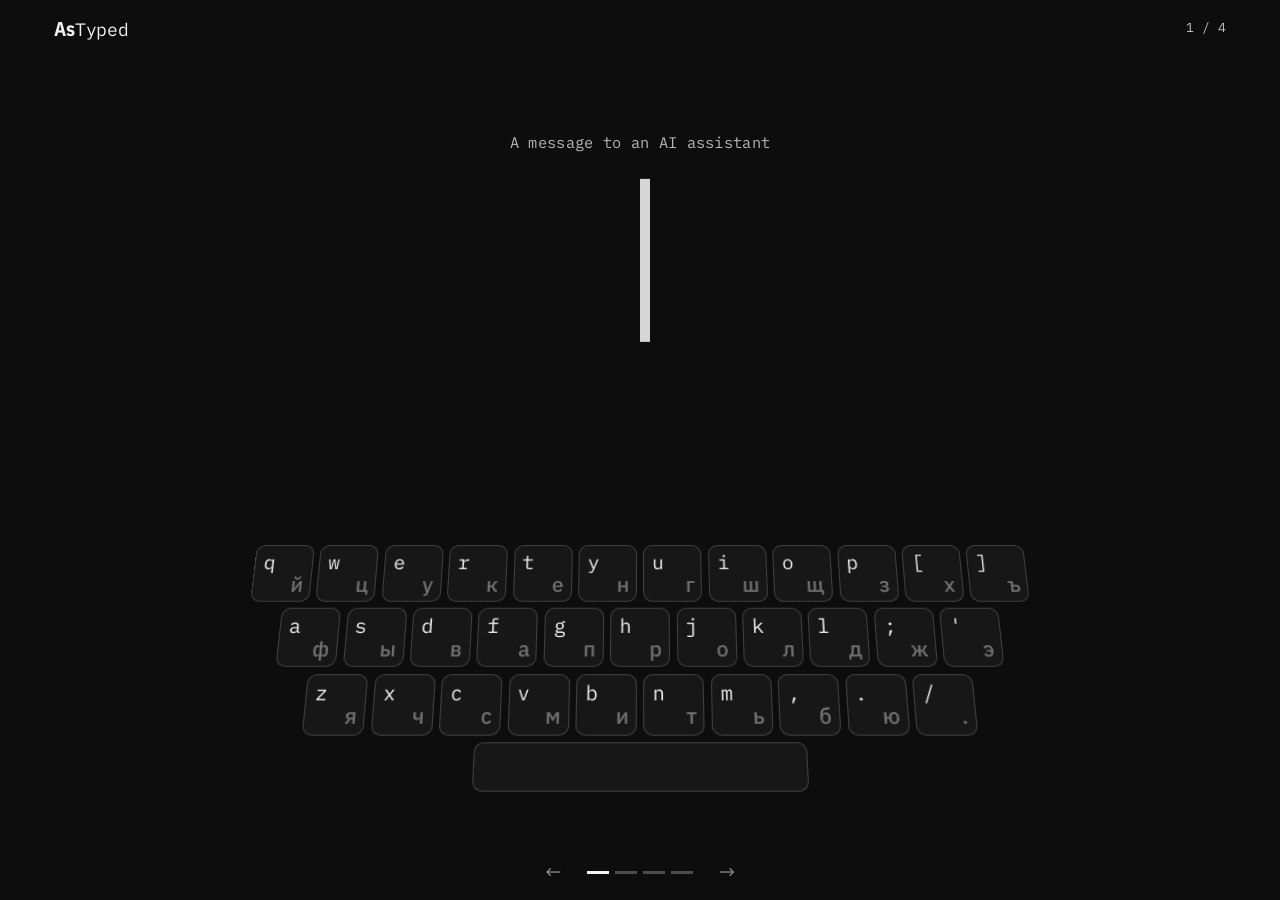
<file: pitch/index.html>
<!doctype html>
<html lang="en">
<head>
<meta charset="utf-8">
<meta name="viewport" content="width=device-width, initial-scale=1, viewport-fit=cover">
<title>AsTyped: a layer between the keyboard and the model</title>
<meta name="description" content="AsTyped is a layer between the keyboard and any language model. A browser prototype: it finds the likely keyboard layout, proposes the restored text, and asks when a spelling has several readings.">
<meta name="theme-color" content="#0d0d0d">
<meta property="og:type" content="website">
<meta property="og:title" content="AsTyped: AI should understand people as they type">
<meta property="og:description" content="A layer between the keyboard and any language model. It finds the keyboard the text was typed on, restores it, and asks when a spelling has several readings. A working prototype in the browser.">
<meta property="og:url" content="https://ime.zhouyixiaoxiao.com/pitch/">
<meta property="og:image" content="https://ime.zhouyixiaoxiao.com/pitch/share.png">
<meta property="og:image:width" content="1200">
<meta property="og:image:height" content="630">
<meta name="twitter:card" content="summary_large_image">
<link rel="icon" href="data:image/svg+xml,%3Csvg xmlns='http://www.w3.org/2000/svg' viewBox='0 0 32 32'%3E%3Crect width='32' height='32' rx='6' fill='%230d0d0d'/%3E%3Ctext x='16' y='22' font-family='monospace' font-size='16' font-weight='700' fill='%23ededed' text-anchor='middle'%3EAs%3C/text%3E%3C/svg%3E">
<link rel="stylesheet" href="pitch.css?v=12">
</head>
<body>

<header class="hud" aria-label="Deck">
  <a class="mark" href="#1" aria-label="AsTyped, first slide">As<span>Typed</span></a>
  <div class="hud-r">
    <span id="timer" class="timer" hidden aria-live="off">3:00</span>
    <span id="count" class="count">1 / 4</span>
  </div>
</header>

<main id="deck">

<!-- 1. The problem -->
<section class="slide s-hook" id="s1" data-steps="3" data-auto="900,2600,2400" aria-label="The problem">
  <div class="hook-veil" aria-hidden="true"></div>
  <div class="hook-body">
    <p class="hook-label">
      <span class="lab lab-0">A message to an AI assistant</span>
      <span class="lab lab-1">What the AI receives</span>
      <span class="lab lab-2">What the user meant</span>
    </p>
    <div class="hook-line" id="hline">
      <span class="hword" id="hword" aria-live="polite"></span><span class="caret" aria-hidden="true"></span>
    </div>
    <p class="hook-cap" id="hcap">&nbsp;</p>
    <h1 class="hook-h at3">AI reads what you typed. <em>Not what you meant.</em></h1>
    <div class="kbd" id="kbd" aria-hidden="true"></div>
  </div>
</section>

<!-- 2. The evidence: three scenes, one thing on screen at a time -->
<section class="slide s-gap" id="s2" data-steps="3" data-auto="700,4200,4200" aria-label="The evidence">
  <div class="wrap scenes">
    <div class="scene at1">
      <p class="kicker">Wrong keyboard · can the model fix it itself?</p>
      <div class="duo">
        <div class="big-n dim"><b class="num" data-to="7" data-sign="+" data-dp="0">+7</b><span>It repairs the text itself</span></div>
        <div class="big-n told"><b class="num" data-to="51" data-sign="+" data-dp="0">+51</b><span>It is given the right text</span></div>
      </div>
      <p class="say">The model does not fix this on its own.</p>
      <p class="fine">Accuracy points gained on wrong-keyboard text (6.7 and 51.4). Belebele reading questions, 5 model settings, reasoning off. <a href="../" target="_blank" rel="noopener">Full results: ime.zhouyixiaoxiao.com</a></p>
    </div>
    <div class="scene at2">
      <p class="kicker">One spelling, several words</p>
      <p class="beizi"><code>beizi</code><span><b lang="zh">杯子</b> cup</span><span><b lang="zh">被子</b> quilt</span><span><b lang="zh">辈子</b> lifetime</span></p>
      <div class="duo">
        <div class="big-n typed"><b class="num" data-to="49" data-unit="%" data-dp="0">49%</b><span>The word alone: a coin flip</span></div>
        <div class="big-n"><b class="num" data-to="99" data-unit="%" data-dp="0">99%</b><span>In a sentence</span></div>
      </div>
      <p class="fine">Chinese typed in Latin letters, 36 words, 21 model settings (48.9% and 99.1%).</p>
    </div>
    <div class="scene at3">
      <p class="kicker">So</p>
      <p class="mega"><em class="told">Repair</em> what can be repaired.<br><em class="typed">Ask</em> about the rest.</p>
    </div>
  </div>
</section>

<!-- 3. The product -->
<section class="slide s-prod" id="s3" data-steps="3" data-auto="700,6200,5200" aria-label="The product">
  <div class="wrap prod-grid">
    <div class="prod-l">
      <p class="kicker">Working prototype</p>
      <h2>Between the keyboard and <span class="nb">any model.</span></h2>
      <p class="verbs"><b>Detect.</b> <b class="told">Restore.</b> <b class="typed">Ask.</b></p>
      <div class="try at3">
        <img class="qr" src="qr.svg" width="132" height="132" alt="QR code for ime.zhouyixiaoxiao.com/pitch">
        <p><b>Your turn.</b> Try an example, or type your own.<br><span class="url">ime.zhouyixiaoxiao.com/pitch</span></p>
      </div>
    </div>
    <div class="proto at1" id="proto">
      <div class="flow" id="flow" aria-hidden="true">
        <span class="fl fl-u">keyboard</span><span class="fl-w"><i></i></span>
        <span class="fl fl-a">AsTyped</span><span class="fl-w"><i></i></span>
        <span class="fl fl-m">any model</span>
      </div>
      <label class="plabel" for="pin">What the user typed</label>
      <textarea id="pin" rows="2" spellcheck="false" autocapitalize="off" autocomplete="off" autocorrect="off" placeholder="Type here, or pick an example"></textarea>
      <div class="chips" id="pchips"></div>
      <div class="hyp" id="phyp" aria-hidden="true"></div>
      <div class="pout" id="pout" aria-live="polite"></div>
      <p class="pfoot" id="pfoot">Runs in the browser. No model call. 20 keyboard layouts.</p>
    </div>
  </div>
</section>

<!-- 4. The plan: four scenes -->
<section class="slide s-plan" id="s4" data-steps="4" data-auto="700,4200,4200,5200" aria-label="The plan">
  <div class="wrap scenes">
    <div class="scene at1">
      <p class="kicker">Thursday: a research poster. Today: a prototype, a target customer and a count.</p>
      <p class="hero-n">800,000</p>
      <p class="say">messages a day reach AI assistants typed on the wrong keyboard.</p>
      <p class="fine">Estimate: about 1 in 10,000 real messages &times; 8 billion messages a day across AI assistants (seoClarity, Similarweb, 2026). Range: 300,000 to 2 million.</p>
    </div>
    <div class="scene at2">
      <p class="kicker">107 real cases, sent to this year&rsquo;s models</p>
      <div class="duo">
        <div class="big-n"><b>90<small class="of">/107</small></b><span>A flagship model understood</span></div>
        <div class="big-n typed"><b>46<small class="of">/107</small></b><span>A cheaper model</span></div>
      </div>
      <p class="say">The cheaper one missed more than half.</p>
      <p class="fine">GPT-6.2 Astra and GPT-6 Luna (lowest reasoning).</p>
    </div>
    <div class="scene at3">
      <p class="kicker">A small problem. A very large surface.</p>
      <p class="mega">One small layer.<br>Every conversation.</p>
      <dl class="rows">
        <div><dt>Cost</dt><dd>No model call. One integration covers every customer of a platform.</dd></div>
        <div><dt>Six months</dt><dd>One paid pilot. A public ranking of models.</dd></div>
        <div><dt>My ask</dt><dd>Introduce me to one chatbot platform.</dd></div>
      </dl>
    </div>
    <div class="scene at4">
      <p class="close">AI should understand people<br><span class="astyped" id="closetype">as they type</span><span class="caret c2" aria-hidden="true"></span></p>
      <p class="trio">Every keyboard. Every script. Every model.</p>
      <div class="who">
        <img class="qr" src="qr.svg" width="132" height="132" alt="QR code for ime.zhouyixiaoxiao.com/pitch">
        <p><b>Xiaoxiao Zhouyi</b><br>
          <a href="https://zhouyixiaoxiao.com">zhouyixiaoxiao.com</a><br>
          <a href="https://www.linkedin.com/in/zhouyixiaoxiao/">linkedin.com/in/zhouyixiaoxiao</a></p>
      </div>
      <div class="logos" aria-label="With thanks to">
        <img class="lead" src="logos/ucl-cdi.png" alt="UCL Centre for Digital Innovation, powered by AWS">
        <img src="logos/raiuk.png" alt="Responsible AI UK">
        <img class="sq" src="logos/ukairs2026.png" alt="UKAIRS 2026">
        <img src="logos/edinburgh.png" alt="The University of Edinburgh">
        <img src="logos/bristol.svg" alt="University of Bristol">
      </div>
    </div>
  </div>
</section>

</main>

<nav class="ctl" aria-label="Slides">
  <button id="prev" type="button" aria-label="Back">&#8592;</button>
  <span class="dots" id="dots" aria-hidden="true"></span>
  <button id="next" type="button" aria-label="Next">&#8594;</button>
</nav>

<script src="../data/keymaps.js"></script>
<script src="../assets/js/keyconv.js"></script>
<script src="astyped-data.js?v=10"></script>
<script src="astyped.js?v=10"></script>
<script src="pitch.js?v=12"></script>
</body>
</html>
</file>
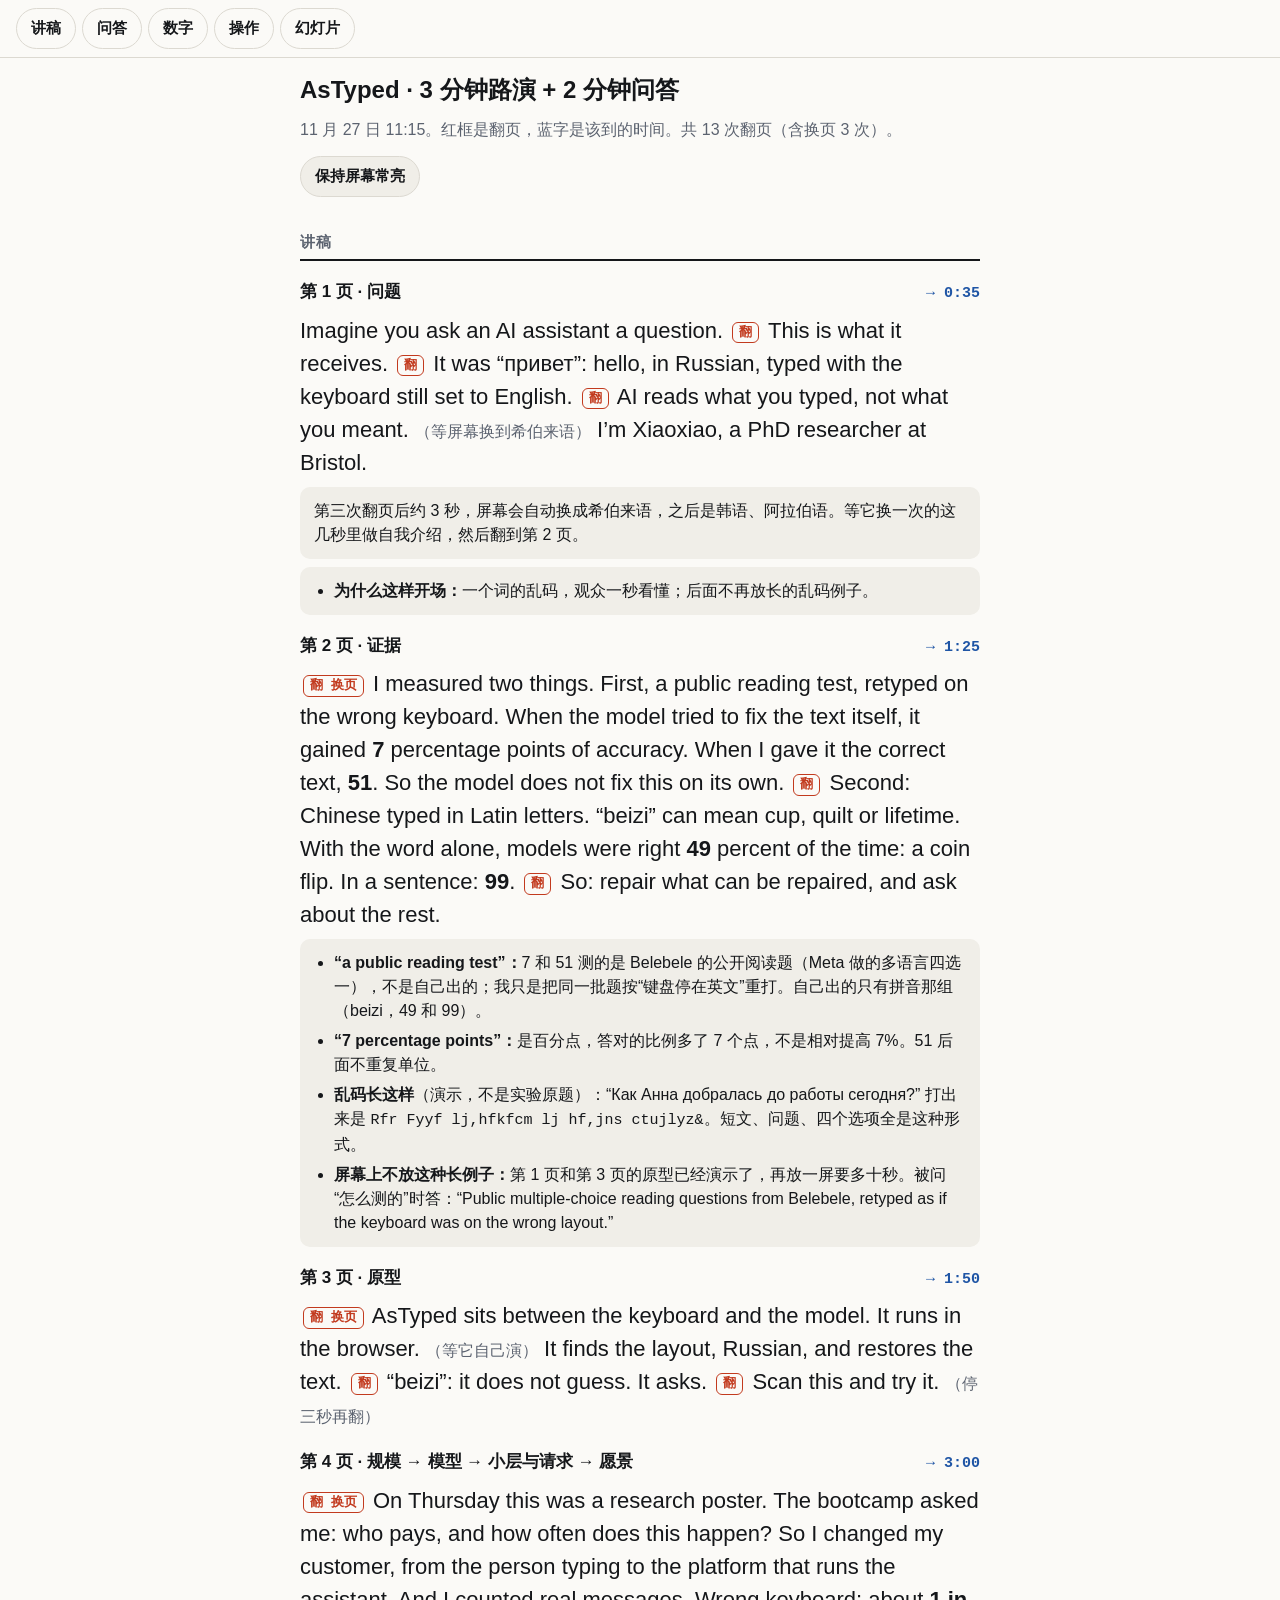
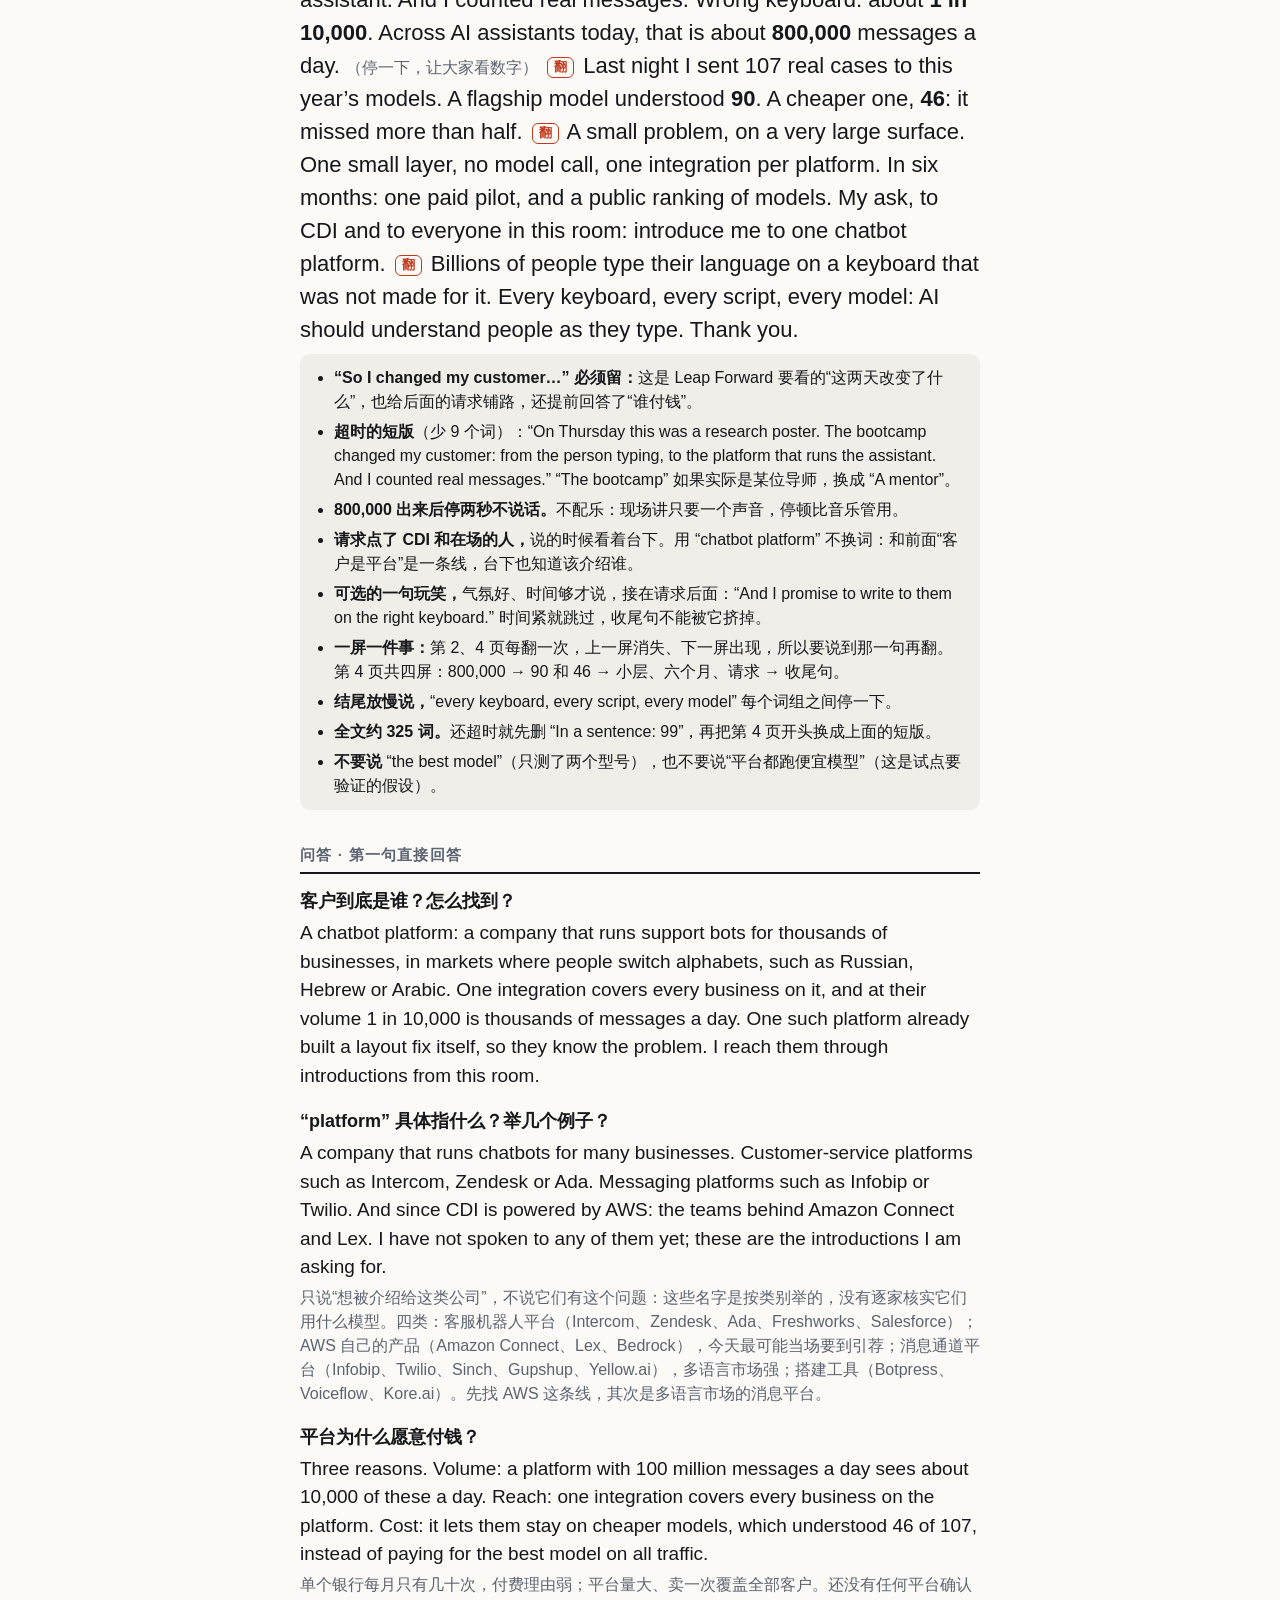
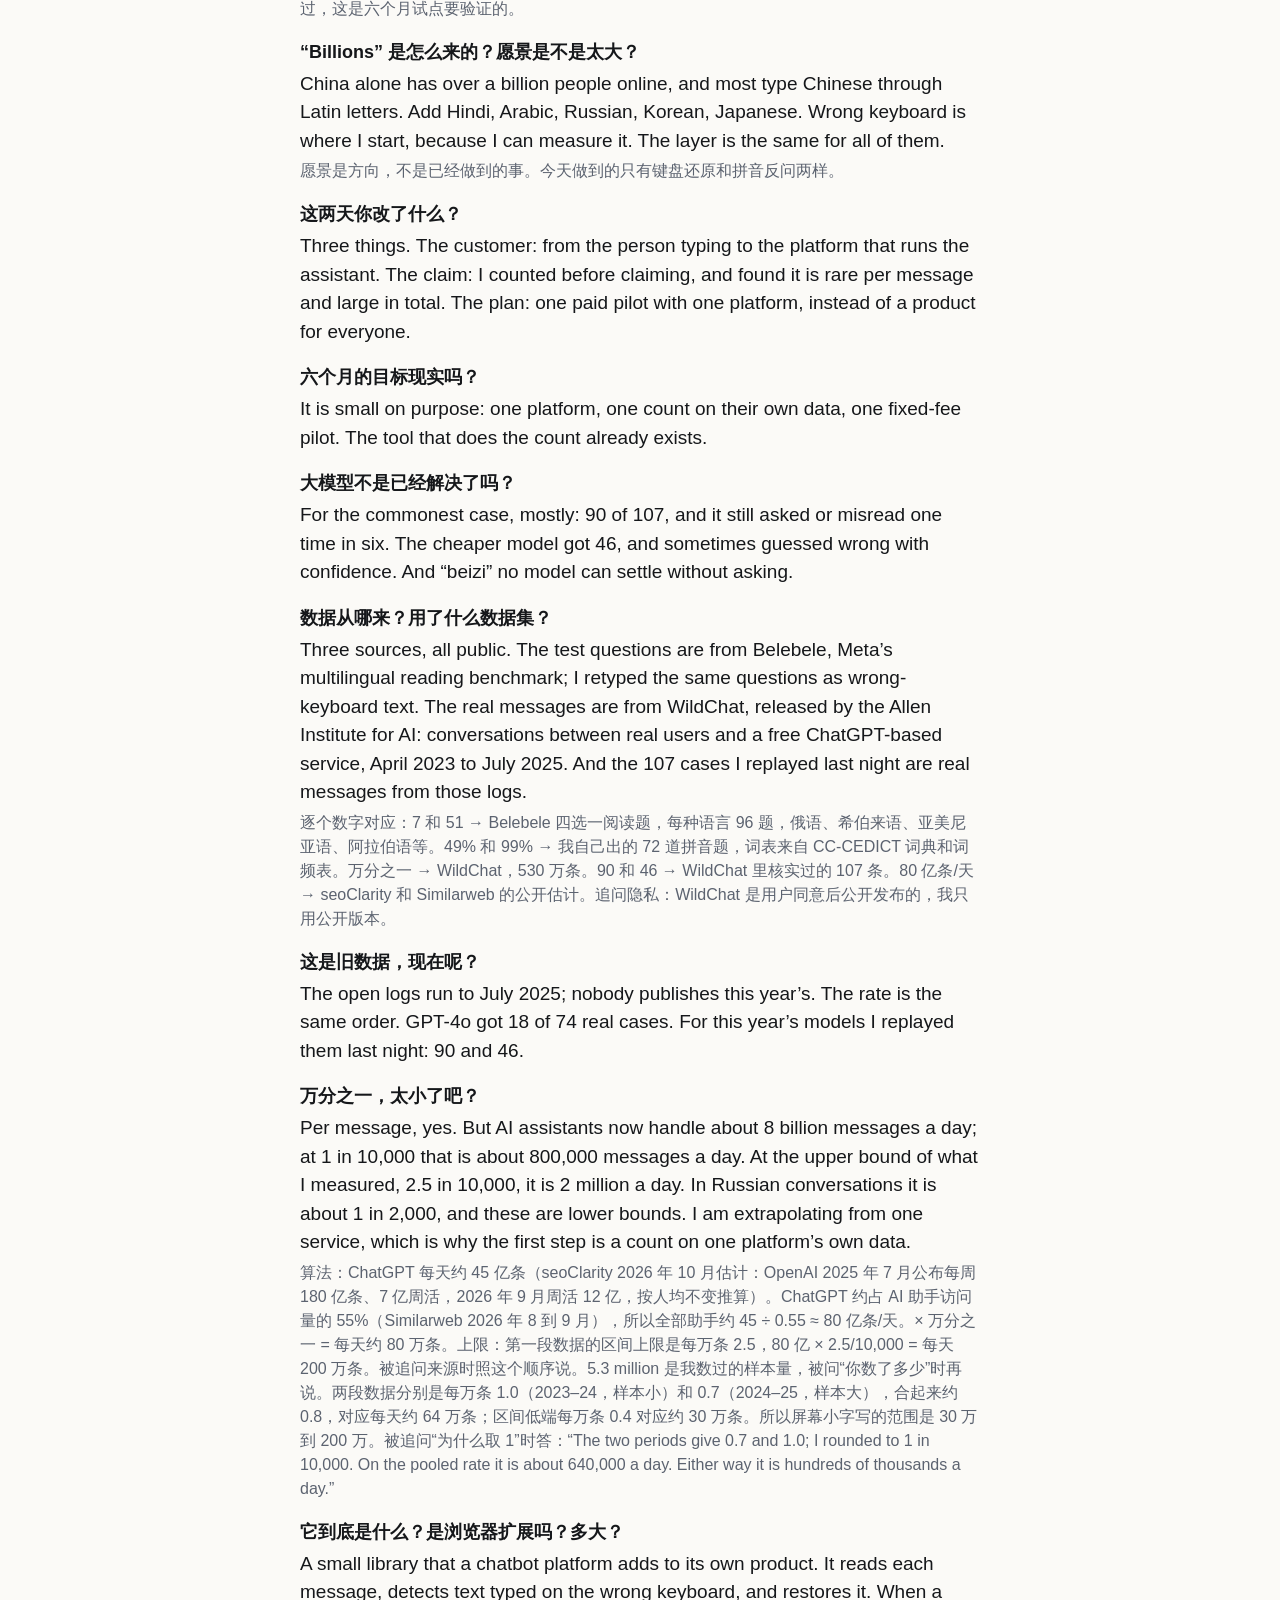
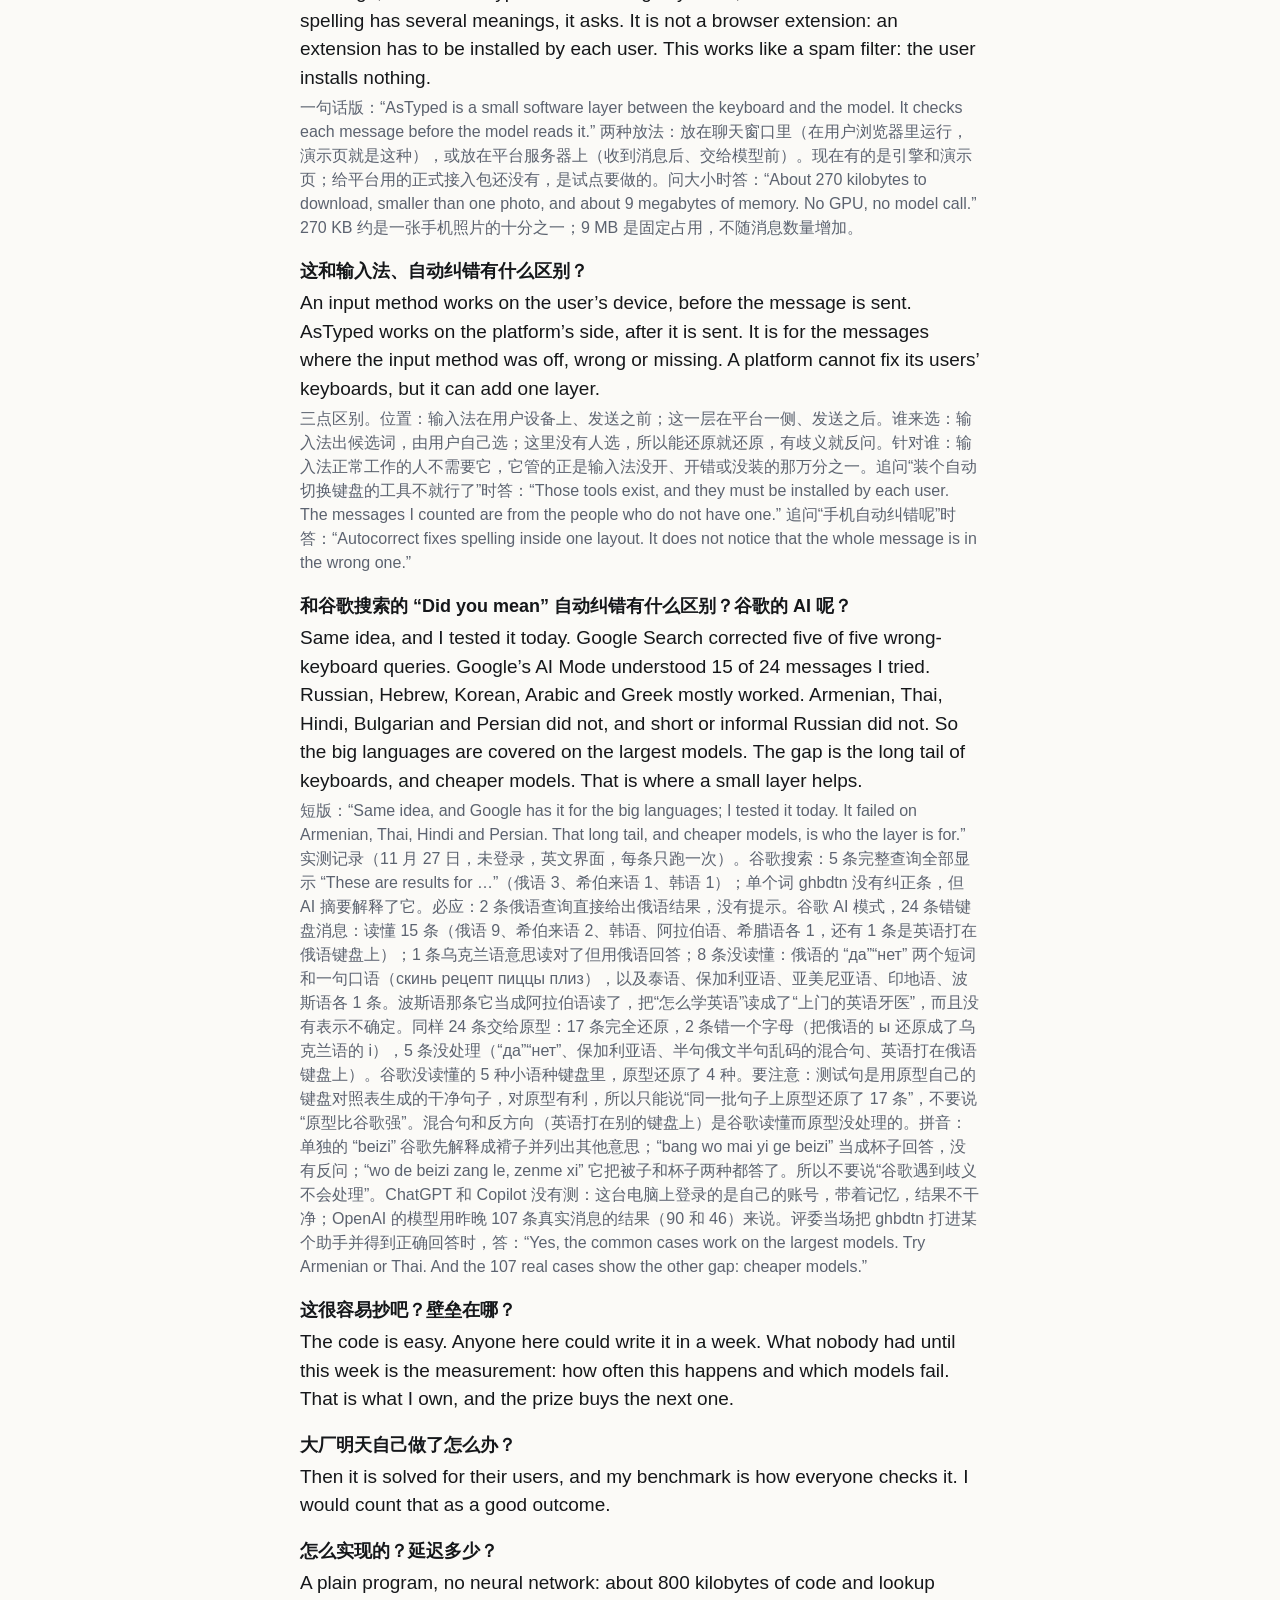
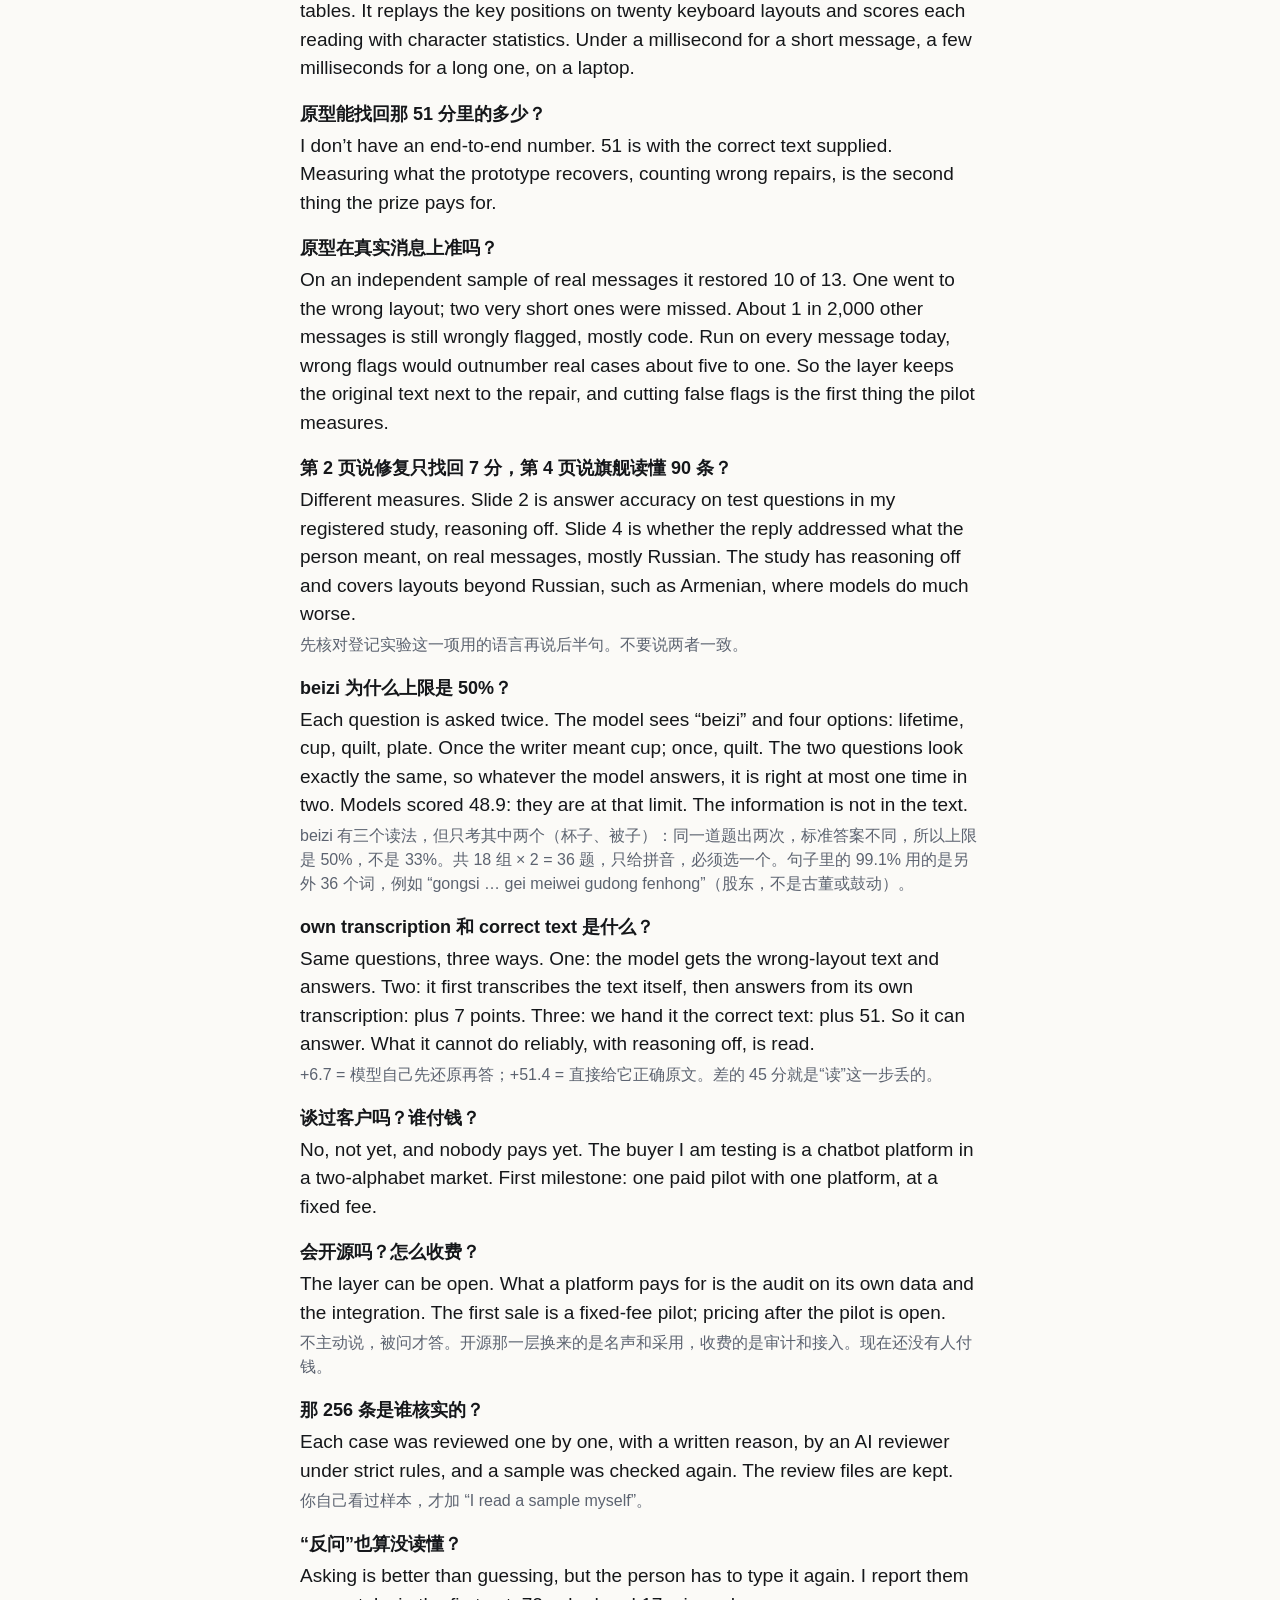
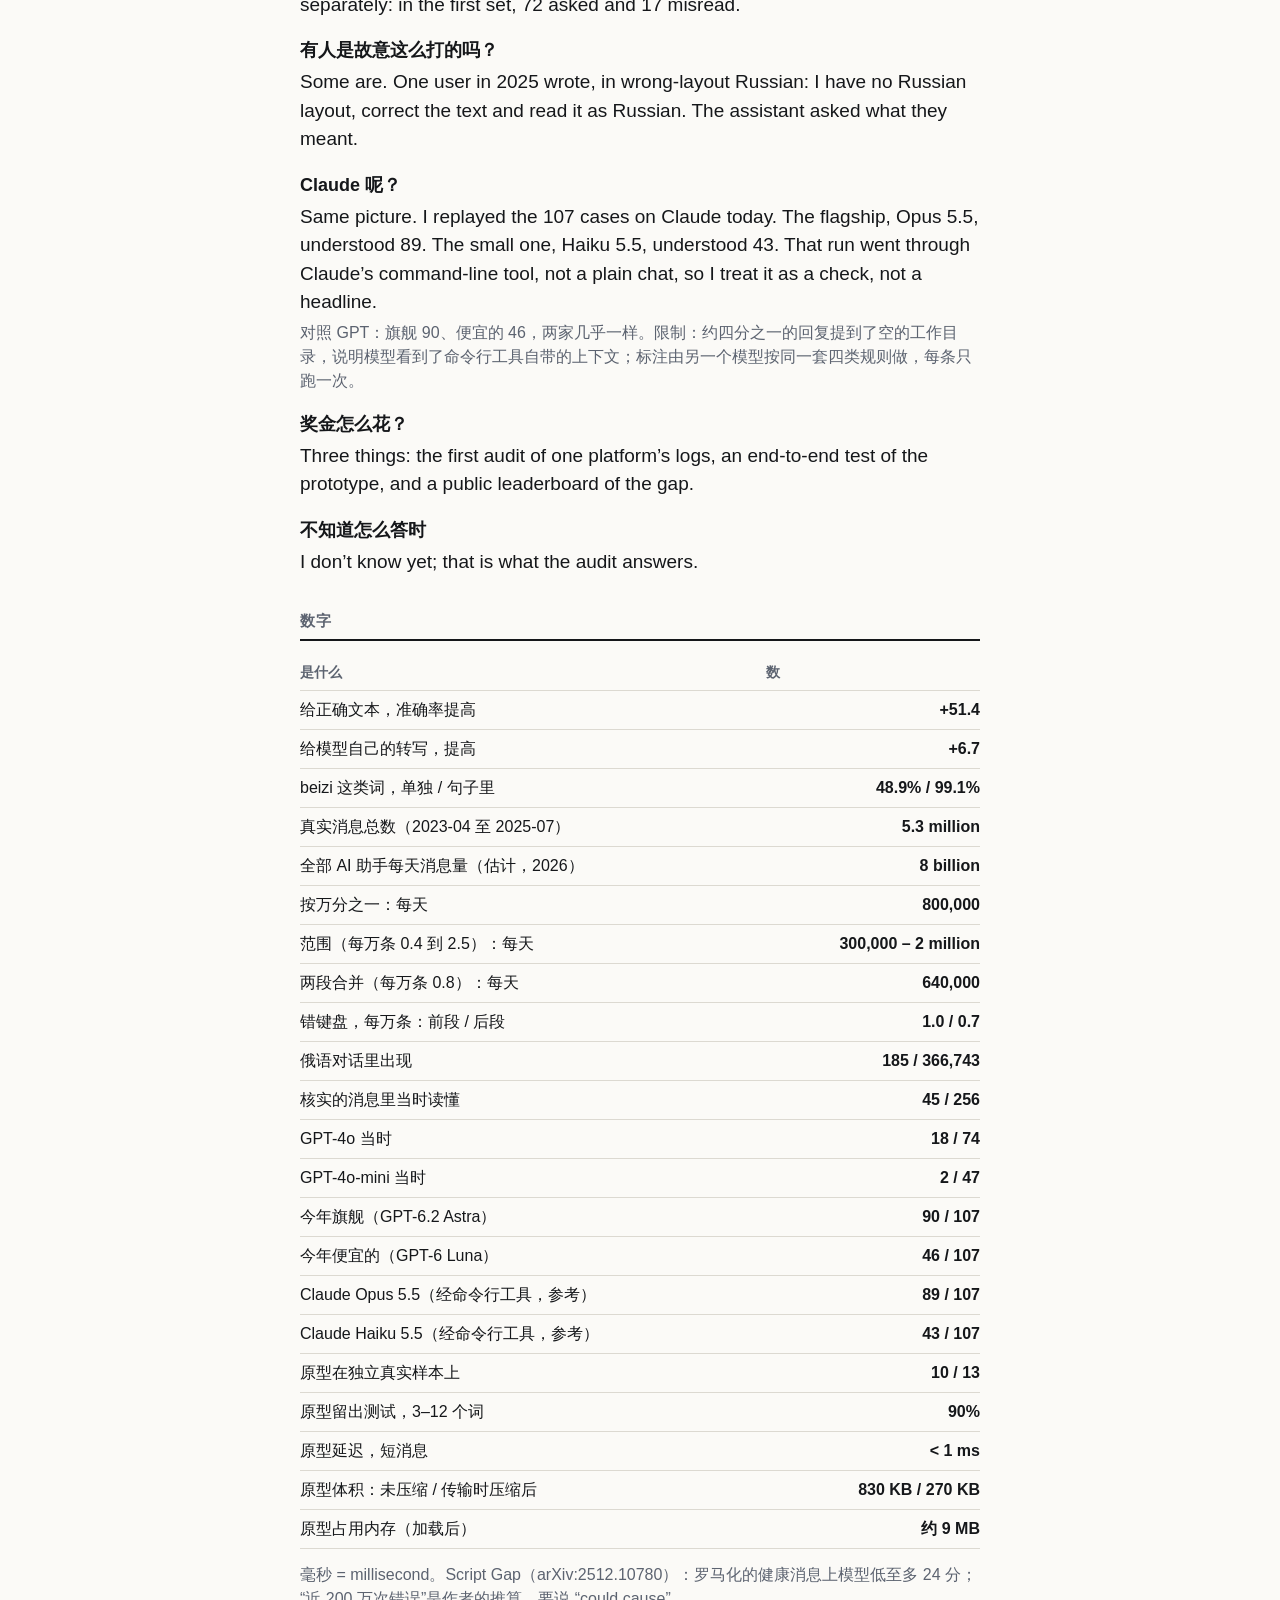
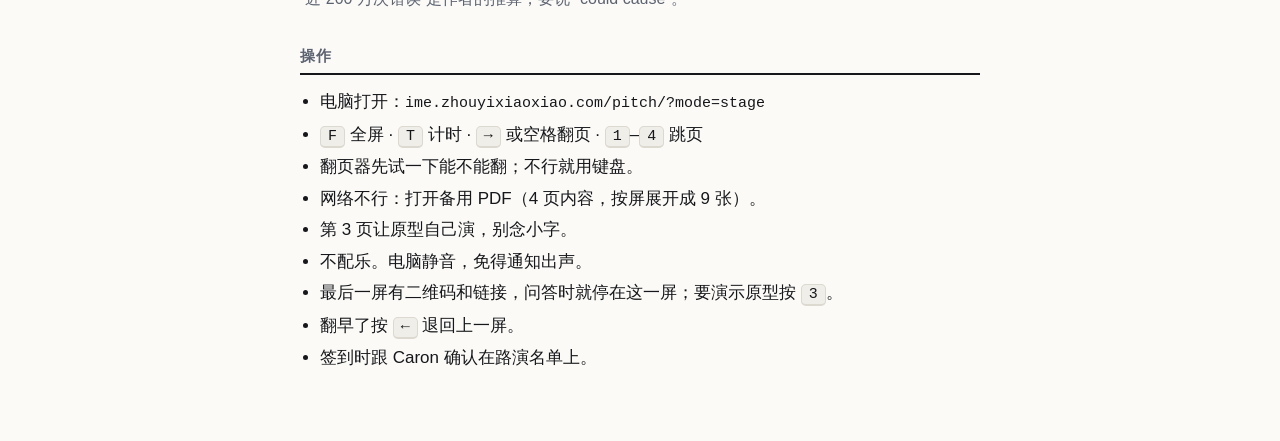
<file: pitch/notes.html>
<!doctype html>
<html lang="zh">
<head>
<meta charset="utf-8">
<meta name="viewport" content="width=device-width, initial-scale=1, viewport-fit=cover">
<meta name="robots" content="noindex">
<title>AsTyped 讲稿</title>
<style>
/* Layout: one reading column for a phone held in the hand; sticky jump bar; script first, answers after. */
:root {
  --bg: #fbfaf7; --fg: #15171a; --dim: #5c6370; --line: #dcd9d1; --band: #f0eee8;
  --click: #c23a1e; --time: #1f55a5; --warn: #8a5a00; --warnbg: #fbf1d6;
  --sans: -apple-system, BlinkMacSystemFont, "Segoe UI", "PingFang SC", "Hiragino Sans GB", "Microsoft YaHei", sans-serif;
  --mono: ui-monospace, "SF Mono", Menlo, Consolas, monospace;
}
@media (prefers-color-scheme: dark) { :root:not([data-theme="light"]) {
  --bg: #101214; --fg: #f1efe9; --dim: #a3a8b3; --line: #2b2f36; --band: #191c20;
  --click: #ff8a6b; --time: #8db8ff; --warn: #f0c869; --warnbg: #2c2512; color-scheme: dark } }
:root[data-theme="dark"] {
  --bg: #101214; --fg: #f1efe9; --dim: #a3a8b3; --line: #2b2f36; --band: #191c20;
  --click: #ff8a6b; --time: #8db8ff; --warn: #f0c869; --warnbg: #2c2512; color-scheme: dark }
html { scroll-behavior: smooth; scroll-padding-top: calc(env(safe-area-inset-top, 0px) + 60px); }
html { padding-top: env(safe-area-inset-top, 0px); padding-bottom: env(safe-area-inset-bottom, 0px); }
body { margin: 0; background: var(--bg); color: var(--fg); font-family: var(--sans); font-size: 19px; line-height: 1.5; }
body::before { content: ""; position: fixed; inset: 0 0 auto; height: env(safe-area-inset-top, 0px); z-index: 10; background: var(--bg); }
nav { position: sticky; top: env(safe-area-inset-top, 0px); z-index: 9; background: var(--bg); border-bottom: 1px solid var(--line); }
nav .in { display: flex; gap: 6px; padding-block: 8px; padding-left: max(16px, env(safe-area-inset-left, 0px)); padding-right: max(16px, env(safe-area-inset-right, 0px)); overflow-x: auto; }
nav a { flex: 0 0 auto; padding: 8px 14px; border: 1px solid var(--line); border-radius: 999px; color: var(--fg); text-decoration: none; font-size: 15px; font-weight: 600; }
nav a:focus-visible, button:focus-visible { outline: 3px solid var(--time); outline-offset: 2px; }
main { max-width: 680px; margin: 0 auto; padding-block: 18px 80px; padding-left: max(16px, env(safe-area-inset-left, 0px)); padding-right: max(16px, env(safe-area-inset-right, 0px)); display: flex; flex-direction: column; gap: 34px; }
section { display: flex; flex-direction: column; gap: 14px; min-width: 0; }
h1 { font-size: 24px; line-height: 1.2; margin: 0; text-wrap: balance; }
h2 { font-size: 15px; letter-spacing: .08em; text-transform: uppercase; color: var(--dim); margin: 0; padding-bottom: 6px; border-bottom: 2px solid var(--fg); }
h3 { font-size: 17px; margin: 0; display: flex; justify-content: space-between; align-items: baseline; gap: 12px; }
h3 .t { font-family: var(--mono); font-size: 15px; color: var(--time); font-weight: 600; white-space: nowrap; }
p { margin: 0; }
.say { font-size: 22px; line-height: 1.5; }
.say b.n { font-weight: 700; }
.c { display: inline-block; font-family: var(--mono); font-size: 13px; font-weight: 700; color: var(--click); border: 1.5px solid var(--click); border-radius: 6px; padding: 0 6px; margin: 0 3px; vertical-align: 2px; white-space: nowrap; }
.zh { color: var(--dim); font-size: 16px; }
.slide { display: flex; flex-direction: column; gap: 8px; padding-top: 4px; }
.note { background: var(--band); border-radius: 10px; padding: 12px 14px; font-size: 16px; }
.warn { background: var(--warnbg); color: var(--warn); border-radius: 10px; padding: 12px 14px; font-size: 16px; }
.warn b { color: var(--fg); }
.anno { padding-left: 34px; font-size: 16px; }
.anno b { font-weight: 700; }
dl { margin: 0; display: flex; flex-direction: column; gap: 18px; }
dt { font-weight: 700; font-size: 18px; }
dd { margin: 4px 0 0; font-size: 19px; }
dd .zh { display: block; margin-top: 4px; }
table { border-collapse: collapse; width: 100%; font-size: 16px; font-variant-numeric: tabular-nums; }
th, td { text-align: left; padding: 7px 8px 7px 0; border-bottom: 1px solid var(--line); vertical-align: top; }
th { color: var(--dim); font-weight: 600; font-size: 14px; }
td.r { text-align: right; white-space: nowrap; font-weight: 700; padding-right: 0; }
ul { margin: 0; padding-left: 20px; display: flex; flex-direction: column; gap: 6px; font-size: 17px; }
kbd { font-family: var(--mono); font-size: 15px; border: 1px solid var(--line); border-bottom-width: 2px; border-radius: 5px; padding: 1px 7px; background: var(--band); }
.url { font-family: var(--mono); font-size: 15px; word-break: break-all; }
button { font: inherit; font-size: 15px; font-weight: 600; padding: 8px 14px; border-radius: 999px; border: 1px solid var(--line); background: var(--band); color: var(--fg); }
.row { display: flex; gap: 10px; flex-wrap: wrap; align-items: center; }
</style>
</head>
<body>


<nav aria-label="跳转"><div class="in">
  <a href="#script">讲稿</a><a href="#qa">问答</a><a href="#numbers">数字</a><a href="#ops">操作</a><a href="./">幻灯片</a>
</div></nav>

<main>
<section>
  <h1>AsTyped · 3 分钟路演 + 2 分钟问答</h1>
  <p class="zh">11 月 27 日 11:15。红框是翻页，蓝字是该到的时间。共 13 次翻页（含换页 3 次）。</p>
  <div class="row"><button id="awake" type="button">保持屏幕常亮</button><span class="zh" id="awakeState"></span></div>
</section>

<section id="script">
  <h2>讲稿</h2>

  <div class="slide">
    <h3>第 1 页 · 问题 <span class="t">→ 0:35</span></h3>
    <p class="say">Imagine you ask an AI assistant a question. <span class="c">翻</span> This is what it receives. <span class="c">翻</span> It was “привет”: hello, in Russian, typed with the keyboard still set to English. <span class="c">翻</span> AI reads what you typed, not what you meant. <span class="zh">（等屏幕换到希伯来语）</span> I’m Xiaoxiao, a PhD researcher at Bristol.</p>
    <p class="note">第三次翻页后约 3 秒，屏幕会自动换成希伯来语，之后是韩语、阿拉伯语。等它换一次的这几秒里做自我介绍，然后翻到第 2 页。</p>
    <ul class="note anno">
      <li><b>为什么这样开场：</b>一个词的乱码，观众一秒看懂；后面不再放长的乱码例子。</li>
    </ul>
  </div>

  <div class="slide">
    <h3>第 2 页 · 证据 <span class="t">→ 1:25</span></h3>
    <p class="say"><span class="c">翻 换页</span> I measured two things. First, a public reading test, retyped on the wrong keyboard. When the model tried to fix the text itself, it gained <b class="n">7</b> percentage points of accuracy. When I gave it the correct text, <b class="n">51</b>. So the model does not fix this on its own. <span class="c">翻</span> Second: Chinese typed in Latin letters. “beizi” can mean cup, quilt or lifetime. With the word alone, models were right <b class="n">49</b> percent of the time: a coin flip. In a sentence: <b class="n">99</b>. <span class="c">翻</span> So: repair what can be repaired, and ask about the rest.</p>
    <ul class="note anno">
      <li><b>“a public reading test”：</b>7 和 51 测的是 Belebele 的公开阅读题（Meta 做的多语言四选一），不是自己出的；我只是把同一批题按“键盘停在英文”重打。自己出的只有拼音那组（beizi，49 和 99）。</li>
      <li><b>“7 percentage points”：</b>是百分点，答对的比例多了 7 个点，不是相对提高 7%。51 后面不重复单位。</li>
      <li><b>乱码长这样</b>（演示，不是实验原题）：“Как Анна добралась до работы сегодня?” 打出来是 <span class="url">Rfr Fyyf lj,hfkfcm lj hf,jns ctujlyz&amp;</span>。短文、问题、四个选项全是这种形式。</li>
      <li><b>屏幕上不放这种长例子：</b>第 1 页和第 3 页的原型已经演示了，再放一屏要多十秒。被问“怎么测的”时答：“Public multiple-choice reading questions from Belebele, retyped as if the keyboard was on the wrong layout.”</li>
    </ul>
  </div>

  <div class="slide">
    <h3>第 3 页 · 原型 <span class="t">→ 1:50</span></h3>
    <p class="say"><span class="c">翻 换页</span> AsTyped sits between the keyboard and the model. It runs in the browser. <span class="zh">（等它自己演）</span> It finds the layout, Russian, and restores the text. <span class="c">翻</span> “beizi”: it does not guess. It asks. <span class="c">翻</span> Scan this and try it. <span class="zh">（停三秒再翻）</span></p>
  </div>

  <div class="slide">
    <h3>第 4 页 · 规模 → 模型 → 小层与请求 → 愿景 <span class="t">→ 3:00</span></h3>
    <p class="say"><span class="c">翻 换页</span> On Thursday this was a research poster. The bootcamp asked me: who pays, and how often does this happen? So I changed my customer, from the person typing to the platform that runs the assistant. And I counted real messages. Wrong keyboard: about <b class="n">1 in 10,000</b>. Across AI assistants today, that is about <b class="n">800,000</b> messages a day. <span class="zh">（停一下，让大家看数字）</span> <span class="c">翻</span> Last night I sent 107 real cases to this year’s models. A flagship model understood <b class="n">90</b>. A cheaper one, <b class="n">46</b>: it missed more than half. <span class="c">翻</span> A small problem, on a very large surface. One small layer, no model call, one integration per platform. In six months: one paid pilot, and a public ranking of models. My ask, to CDI and to everyone in this room: introduce me to one chatbot platform. <span class="c">翻</span> Billions of people type their language on a keyboard that was not made for it. Every keyboard, every script, every model: AI should understand people as they type. Thank you.</p>
    <ul class="note anno">
      <li><b>“So I changed my customer…” 必须留：</b>这是 Leap Forward 要看的“这两天改变了什么”，也给后面的请求铺路，还提前回答了“谁付钱”。</li>
      <li><b>超时的短版</b>（少 9 个词）：“On Thursday this was a research poster. The bootcamp changed my customer: from the person typing, to the platform that runs the assistant. And I counted real messages.” “The bootcamp” 如果实际是某位导师，换成 “A mentor”。</li>
      <li><b>800,000 出来后停两秒不说话。</b>不配乐：现场讲只要一个声音，停顿比音乐管用。</li>
      <li><b>请求点了 CDI 和在场的人，</b>说的时候看着台下。用 “chatbot platform” 不换词：和前面“客户是平台”是一条线，台下也知道该介绍谁。</li>
      <li><b>可选的一句玩笑，</b>气氛好、时间够才说，接在请求后面：“And I promise to write to them on the right keyboard.” 时间紧就跳过，收尾句不能被它挤掉。</li>
      <li><b>一屏一件事：</b>第 2、4 页每翻一次，上一屏消失、下一屏出现，所以要说到那一句再翻。第 4 页共四屏：800,000 → 90 和 46 → 小层、六个月、请求 → 收尾句。</li>
      <li><b>结尾放慢说，</b>“every keyboard, every script, every model” 每个词组之间停一下。</li>
      <li><b>全文约 325 词。</b>还超时就先删 “In a sentence: 99”，再把第 4 页开头换成上面的短版。</li>
      <li><b>不要说</b> “the best model”（只测了两个型号），也不要说“平台都跑便宜模型”（这是试点要验证的假设）。</li>
    </ul>
  </div>
</section>

<section id="qa">
  <h2>问答 · 第一句直接回答</h2>
  <dl>
    <div><dt>客户到底是谁？怎么找到？</dt>
      <dd>A chatbot platform: a company that runs support bots for thousands of businesses, in markets where people switch alphabets, such as Russian, Hebrew or Arabic. One integration covers every business on it, and at their volume 1 in 10,000 is thousands of messages a day. One such platform already built a layout fix itself, so they know the problem. I reach them through introductions from this room.</dd></div>
    <div><dt>“platform” 具体指什么？举几个例子？</dt>
      <dd>A company that runs chatbots for many businesses. Customer-service platforms such as Intercom, Zendesk or Ada. Messaging platforms such as Infobip or Twilio. And since CDI is powered by AWS: the teams behind Amazon Connect and Lex. I have not spoken to any of them yet; these are the introductions I am asking for.
      <span class="zh">只说“想被介绍给这类公司”，不说它们有这个问题：这些名字是按类别举的，没有逐家核实它们用什么模型。四类：客服机器人平台（Intercom、Zendesk、Ada、Freshworks、Salesforce）；AWS 自己的产品（Amazon Connect、Lex、Bedrock），今天最可能当场要到引荐；消息通道平台（Infobip、Twilio、Sinch、Gupshup、Yellow.ai），多语言市场强；搭建工具（Botpress、Voiceflow、Kore.ai）。先找 AWS 这条线，其次是多语言市场的消息平台。</span></dd></div>
    <div><dt>平台为什么愿意付钱？</dt>
      <dd>Three reasons. Volume: a platform with 100 million messages a day sees about 10,000 of these a day. Reach: one integration covers every business on the platform. Cost: it lets them stay on cheaper models, which understood 46 of 107, instead of paying for the best model on all traffic.
      <span class="zh">单个银行每月只有几十次，付费理由弱；平台量大、卖一次覆盖全部客户。还没有任何平台确认过，这是六个月试点要验证的。</span></dd></div>
    <div><dt>“Billions” 是怎么来的？愿景是不是太大？</dt>
      <dd>China alone has over a billion people online, and most type Chinese through Latin letters. Add Hindi, Arabic, Russian, Korean, Japanese. Wrong keyboard is where I start, because I can measure it. The layer is the same for all of them.
      <span class="zh">愿景是方向，不是已经做到的事。今天做到的只有键盘还原和拼音反问两样。</span></dd></div>
    <div><dt>这两天你改了什么？</dt>
      <dd>Three things. The customer: from the person typing to the platform that runs the assistant. The claim: I counted before claiming, and found it is rare per message and large in total. The plan: one paid pilot with one platform, instead of a product for everyone.</dd></div>
    <div><dt>六个月的目标现实吗？</dt>
      <dd>It is small on purpose: one platform, one count on their own data, one fixed-fee pilot. The tool that does the count already exists.</dd></div>
    <div><dt>大模型不是已经解决了吗？</dt>
      <dd>For the commonest case, mostly: 90 of 107, and it still asked or misread one time in six. The cheaper model got 46, and sometimes guessed wrong with confidence. And “beizi” no model can settle without asking.</dd></div>
    <div><dt>数据从哪来？用了什么数据集？</dt>
      <dd>Three sources, all public. The test questions are from Belebele, Meta’s multilingual reading benchmark; I retyped the same questions as wrong-keyboard text. The real messages are from WildChat, released by the Allen Institute for AI: conversations between real users and a free ChatGPT-based service, April 2023 to July 2025. And the 107 cases I replayed last night are real messages from those logs.
      <span class="zh">逐个数字对应：7 和 51 → Belebele 四选一阅读题，每种语言 96 题，俄语、希伯来语、亚美尼亚语、阿拉伯语等。49% 和 99% → 我自己出的 72 道拼音题，词表来自 CC-CEDICT 词典和词频表。万分之一 → WildChat，530 万条。90 和 46 → WildChat 里核实过的 107 条。80 亿条/天 → seoClarity 和 Similarweb 的公开估计。追问隐私：WildChat 是用户同意后公开发布的，我只用公开版本。</span></dd></div>
    <div><dt>这是旧数据，现在呢？</dt>
      <dd>The open logs run to July 2025; nobody publishes this year’s. The rate is the same order. GPT-4o got 18 of 74 real cases. For this year’s models I replayed them last night: 90 and 46.</dd></div>
    <div><dt>万分之一，太小了吧？</dt>
      <dd>Per message, yes. But AI assistants now handle about 8 billion messages a day; at 1 in 10,000 that is about 800,000 messages a day. At the upper bound of what I measured, 2.5 in 10,000, it is 2 million a day. In Russian conversations it is about 1 in 2,000, and these are lower bounds. I am extrapolating from one service, which is why the first step is a count on one platform’s own data.
      <span class="zh">算法：ChatGPT 每天约 45 亿条（seoClarity 2026 年 10 月估计：OpenAI 2025 年 7 月公布每周 180 亿条、7 亿周活，2026 年 9 月周活 12 亿，按人均不变推算）。ChatGPT 约占 AI 助手访问量的 55%（Similarweb 2026 年 8 到 9 月），所以全部助手约 45 ÷ 0.55 ≈ 80 亿条/天。× 万分之一 = 每天约 80 万条。上限：第一段数据的区间上限是每万条 2.5，80 亿 × 2.5/10,000 = 每天 200 万条。被追问来源时照这个顺序说。5.3 million 是我数过的样本量，被问“你数了多少”时再说。两段数据分别是每万条 1.0（2023–24，样本小）和 0.7（2024–25，样本大），合起来约 0.8，对应每天约 64 万条；区间低端每万条 0.4 对应约 30 万条。所以屏幕小字写的范围是 30 万到 200 万。被追问“为什么取 1”时答：“The two periods give 0.7 and 1.0; I rounded to 1 in 10,000. On the pooled rate it is about 640,000 a day. Either way it is hundreds of thousands a day.”</span></dd></div>
    <div><dt>它到底是什么？是浏览器扩展吗？多大？</dt>
      <dd>A small library that a chatbot platform adds to its own product. It reads each message, detects text typed on the wrong keyboard, and restores it. When a spelling has several meanings, it asks. It is not a browser extension: an extension has to be installed by each user. This works like a spam filter: the user installs nothing.
      <span class="zh">一句话版：“AsTyped is a small software layer between the keyboard and the model. It checks each message before the model reads it.” 两种放法：放在聊天窗口里（在用户浏览器里运行，演示页就是这种），或放在平台服务器上（收到消息后、交给模型前）。现在有的是引擎和演示页；给平台用的正式接入包还没有，是试点要做的。问大小时答：“About 270 kilobytes to download, smaller than one photo, and about 9 megabytes of memory. No GPU, no model call.” 270 KB 约是一张手机照片的十分之一；9 MB 是固定占用，不随消息数量增加。</span></dd></div>
    <div><dt>这和输入法、自动纠错有什么区别？</dt>
      <dd>An input method works on the user’s device, before the message is sent. AsTyped works on the platform’s side, after it is sent. It is for the messages where the input method was off, wrong or missing. A platform cannot fix its users’ keyboards, but it can add one layer.
      <span class="zh">三点区别。位置：输入法在用户设备上、发送之前；这一层在平台一侧、发送之后。谁来选：输入法出候选词，由用户自己选；这里没有人选，所以能还原就还原，有歧义就反问。针对谁：输入法正常工作的人不需要它，它管的正是输入法没开、开错或没装的那万分之一。追问“装个自动切换键盘的工具不就行了”时答：“Those tools exist, and they must be installed by each user. The messages I counted are from the people who do not have one.” 追问“手机自动纠错呢”时答：“Autocorrect fixes spelling inside one layout. It does not notice that the whole message is in the wrong one.”</span></dd></div>
    <div><dt>和谷歌搜索的 “Did you mean” 自动纠错有什么区别？谷歌的 AI 呢？</dt>
      <dd>Same idea, and I tested it today. Google Search corrected five of five wrong-keyboard queries. Google’s AI Mode understood 15 of 24 messages I tried. Russian, Hebrew, Korean, Arabic and Greek mostly worked. Armenian, Thai, Hindi, Bulgarian and Persian did not, and short or informal Russian did not. So the big languages are covered on the largest models. The gap is the long tail of keyboards, and cheaper models. That is where a small layer helps.
      <span class="zh">短版：“Same idea, and Google has it for the big languages; I tested it today. It failed on Armenian, Thai, Hindi and Persian. That long tail, and cheaper models, is who the layer is for.” 实测记录（11 月 27 日，未登录，英文界面，每条只跑一次）。谷歌搜索：5 条完整查询全部显示 “These are results for …”（俄语 3、希伯来语 1、韩语 1）；单个词 ghbdtn 没有纠正条，但 AI 摘要解释了它。必应：2 条俄语查询直接给出俄语结果，没有提示。谷歌 AI 模式，24 条错键盘消息：读懂 15 条（俄语 9、希伯来语 2、韩语、阿拉伯语、希腊语各 1，还有 1 条是英语打在俄语键盘上）；1 条乌克兰语意思读对了但用俄语回答；8 条没读懂：俄语的 “да”“нет” 两个短词和一句口语（скинь рецепт пиццы плиз），以及泰语、保加利亚语、亚美尼亚语、印地语、波斯语各 1 条。波斯语那条它当成阿拉伯语读了，把“怎么学英语”读成了“上门的英语牙医”，而且没有表示不确定。同样 24 条交给原型：17 条完全还原，2 条错一个字母（把俄语的 ы 还原成了乌克兰语的 і），5 条没处理（“да”“нет”、保加利亚语、半句俄文半句乱码的混合句、英语打在俄语键盘上）。谷歌没读懂的 5 种小语种键盘里，原型还原了 4 种。要注意：测试句是用原型自己的键盘对照表生成的干净句子，对原型有利，所以只能说“同一批句子上原型还原了 17 条”，不要说“原型比谷歌强”。混合句和反方向（英语打在别的键盘上）是谷歌读懂而原型没处理的。拼音：单独的 “beizi” 谷歌先解释成褙子并列出其他意思；“bang wo mai yi ge beizi” 当成杯子回答，没有反问；“wo de beizi zang le, zenme xi” 它把被子和杯子两种都答了。所以不要说“谷歌遇到歧义不会处理”。ChatGPT 和 Copilot 没有测：这台电脑上登录的是自己的账号，带着记忆，结果不干净；OpenAI 的模型用昨晚 107 条真实消息的结果（90 和 46）来说。评委当场把 ghbdtn 打进某个助手并得到正确回答时，答：“Yes, the common cases work on the largest models. Try Armenian or Thai. And the 107 real cases show the other gap: cheaper models.”</span></dd></div>
    <div><dt>这很容易抄吧？壁垒在哪？</dt>
      <dd>The code is easy. Anyone here could write it in a week. What nobody had until this week is the measurement: how often this happens and which models fail. That is what I own, and the prize buys the next one.</dd></div>
    <div><dt>大厂明天自己做了怎么办？</dt>
      <dd>Then it is solved for their users, and my benchmark is how everyone checks it. I would count that as a good outcome.</dd></div>
    <div><dt>怎么实现的？延迟多少？</dt>
      <dd>A plain program, no neural network: about 800 kilobytes of code and lookup tables. It replays the key positions on twenty keyboard layouts and scores each reading with character statistics. Under a millisecond for a short message, a few milliseconds for a long one, on a laptop.</dd></div>
    <div><dt>原型能找回那 51 分里的多少？</dt>
      <dd>I don’t have an end-to-end number. 51 is with the correct text supplied. Measuring what the prototype recovers, counting wrong repairs, is the second thing the prize pays for.</dd></div>
    <div><dt>原型在真实消息上准吗？</dt>
      <dd>On an independent sample of real messages it restored 10 of 13. One went to the wrong layout; two very short ones were missed. About 1 in 2,000 other messages is still wrongly flagged, mostly code. Run on every message today, wrong flags would outnumber real cases about five to one. So the layer keeps the original text next to the repair, and cutting false flags is the first thing the pilot measures.</dd></div>
    <div><dt>第 2 页说修复只找回 7 分，第 4 页说旗舰读懂 90 条？</dt>
      <dd>Different measures. Slide 2 is answer accuracy on test questions in my registered study, reasoning off. Slide 4 is whether the reply addressed what the person meant, on real messages, mostly Russian.
      The study has reasoning off and covers layouts beyond Russian, such as Armenian, where models do much worse.
      <span class="zh">先核对登记实验这一项用的语言再说后半句。不要说两者一致。</span></dd></div>
    <div><dt>beizi 为什么上限是 50%？</dt>
      <dd>Each question is asked twice. The model sees “beizi” and four options: lifetime, cup, quilt, plate. Once the writer meant cup; once, quilt. The two questions look exactly the same, so whatever the model answers, it is right at most one time in two. Models scored 48.9: they are at that limit. The information is not in the text.
      <span class="zh">beizi 有三个读法，但只考其中两个（杯子、被子）：同一道题出两次，标准答案不同，所以上限是 50%，不是 33%。共 18 组 × 2 = 36 题，只给拼音，必须选一个。句子里的 99.1% 用的是另外 36 个词，例如 “gongsi … gei meiwei gudong fenhong”（股东，不是古董或鼓动）。</span></dd></div>
    <div><dt>own transcription 和 correct text 是什么？</dt>
      <dd>Same questions, three ways. One: the model gets the wrong-layout text and answers. Two: it first transcribes the text itself, then answers from its own transcription: plus 7 points. Three: we hand it the correct text: plus 51. So it can answer. What it cannot do reliably, with reasoning off, is read.
      <span class="zh">+6.7 = 模型自己先还原再答；+51.4 = 直接给它正确原文。差的 45 分就是“读”这一步丢的。</span></dd></div>
    <div><dt>谈过客户吗？谁付钱？</dt>
      <dd>No, not yet, and nobody pays yet. The buyer I am testing is a chatbot platform in a two-alphabet market. First milestone: one paid pilot with one platform, at a fixed fee.</dd></div>
    <div><dt>会开源吗？怎么收费？</dt>
      <dd>The layer can be open. What a platform pays for is the audit on its own data and the integration. The first sale is a fixed-fee pilot; pricing after the pilot is open.
      <span class="zh">不主动说，被问才答。开源那一层换来的是名声和采用，收费的是审计和接入。现在还没有人付钱。</span></dd></div>
    <div><dt>那 256 条是谁核实的？</dt>
      <dd>Each case was reviewed one by one, with a written reason, by an AI reviewer under strict rules, and a sample was checked again. The review files are kept.
      <span class="zh">你自己看过样本，才加 “I read a sample myself”。</span></dd></div>
    <div><dt>“反问”也算没读懂？</dt>
      <dd>Asking is better than guessing, but the person has to type it again. I report them separately: in the first set, 72 asked and 17 misread.</dd></div>
    <div><dt>有人是故意这么打的吗？</dt>
      <dd>Some are. One user in 2025 wrote, in wrong-layout Russian: I have no Russian layout, correct the text and read it as Russian. The assistant asked what they meant.</dd></div>
    <div><dt>Claude 呢？</dt>
      <dd id="claudeAns">Same picture. I replayed the 107 cases on Claude today. The flagship, Opus 5.5, understood 89. The small one, Haiku 5.5, understood 43. That run went through Claude’s command-line tool, not a plain chat, so I treat it as a check, not a headline.
      <span class="zh">对照 GPT：旗舰 90、便宜的 46，两家几乎一样。限制：约四分之一的回复提到了空的工作目录，说明模型看到了命令行工具自带的上下文；标注由另一个模型按同一套四类规则做，每条只跑一次。</span></dd></div>
    <div><dt>奖金怎么花？</dt>
      <dd>Three things: the first audit of one platform’s logs, an end-to-end test of the prototype, and a public leaderboard of the gap.</dd></div>
    <div><dt>不知道怎么答时</dt>
      <dd>I don’t know yet; that is what the audit answers.</dd></div>
  </dl>
</section>

<section id="numbers">
  <h2>数字</h2>
  <table>
    <tr><th>是什么</th><th class="r">数</th></tr>
    <tr><td>给正确文本，准确率提高</td><td class="r">+51.4</td></tr>
    <tr><td>给模型自己的转写，提高</td><td class="r">+6.7</td></tr>
    <tr><td>beizi 这类词，单独 / 句子里</td><td class="r">48.9% / 99.1%</td></tr>
    <tr><td>真实消息总数（2023-04 至 2025-07）</td><td class="r">5.3 million</td></tr>
    <tr><td>全部 AI 助手每天消息量（估计，2026）</td><td class="r">8 billion</td></tr>
    <tr><td>按万分之一：每天</td><td class="r">800,000</td></tr>
    <tr><td>范围（每万条 0.4 到 2.5）：每天</td><td class="r">300,000 – 2 million</td></tr>
    <tr><td>两段合并（每万条 0.8）：每天</td><td class="r">640,000</td></tr>
    <tr><td>错键盘，每万条：前段 / 后段</td><td class="r">1.0 / 0.7</td></tr>
    <tr><td>俄语对话里出现</td><td class="r">185 / 366,743</td></tr>
    <tr><td>核实的消息里当时读懂</td><td class="r">45 / 256</td></tr>
    <tr><td>GPT-4o 当时</td><td class="r">18 / 74</td></tr>
    <tr><td>GPT-4o-mini 当时</td><td class="r">2 / 47</td></tr>
    <tr><td>今年旗舰（GPT-6.2 Astra）</td><td class="r">90 / 107</td></tr>
    <tr><td>今年便宜的（GPT-6 Luna）</td><td class="r">46 / 107</td></tr>
    <tr><td>Claude Opus 5.5（经命令行工具，参考）</td><td class="r">89 / 107</td></tr>
    <tr><td>Claude Haiku 5.5（经命令行工具，参考）</td><td class="r">43 / 107</td></tr>
    <tr><td>原型在独立真实样本上</td><td class="r">10 / 13</td></tr>
    <tr><td>原型留出测试，3–12 个词</td><td class="r">90%</td></tr>
    <tr><td>原型延迟，短消息</td><td class="r">&lt; 1 ms</td></tr>
    <tr><td>原型体积：未压缩 / 传输时压缩后</td><td class="r">830 KB / 270 KB</td></tr>
    <tr><td>原型占用内存（加载后）</td><td class="r">约 9 MB</td></tr>
  </table>
  <p class="zh">毫秒 = millisecond。Script Gap（arXiv:2512.10780）：罗马化的健康消息上模型低至多 24 分；“近 200 万次错误”是作者的推算，要说 “could cause”。</p>
</section>



<section id="ops">
  <h2>操作</h2>
  <ul>
    <li>电脑打开：<span class="url">ime.zhouyixiaoxiao.com/pitch/?mode=stage</span></li>
    <li><kbd>F</kbd> 全屏 · <kbd>T</kbd> 计时 · <kbd>→</kbd> 或空格翻页 · <kbd>1</kbd>–<kbd>4</kbd> 跳页</li>
    <li>翻页器先试一下能不能翻；不行就用键盘。</li>
    <li>网络不行：打开备用 PDF（4 页内容，按屏展开成 9 张）。</li>
    <li>第 3 页让原型自己演，别念小字。</li>
    <li>不配乐。电脑静音，免得通知出声。</li>
    <li>最后一屏有二维码和链接，问答时就停在这一屏；要演示原型按 <kbd>3</kbd>。</li>
    <li>翻早了按 <kbd>←</kbd> 退回上一屏。</li>
    <li>签到时跟 Caron 确认在路演名单上。</li>
  </ul>
</section>
</main>

<script>
(function () {
  var btn = document.getElementById('awake'), st = document.getElementById('awakeState'), lock = null;
  function set(t) { st.textContent = t; }
  function ask() {
    if (!('wakeLock' in navigator)) { set('这个浏览器不支持，请在系统设置里调长自动锁定'); return; }
    navigator.wakeLock.request('screen').then(function (l) {
      lock = l; set('已开启'); l.addEventListener('release', function () { lock = null; set('已关闭，点一下重新开启'); });
    }).catch(function () { set('没开成，请在系统设置里调长自动锁定'); });
  }
  btn.addEventListener('click', ask);
  document.addEventListener('visibilitychange', function () { if (document.visibilityState === 'visible' && st.textContent.indexOf('已') === 0 && !lock) { ask(); } });
})();
</script>

</body>
</html>
</file>
<file: pitch/pitch.css>
/* AsTyped pitch deck. Four slides; a stage on wide screens, a scrolling page on phones.
   Colour, one meaning everywhere: vermilion = text as typed; blue = what the layer adds; ink = text as meant. */
@font-face { font-family: "IBM Plex Sans"; font-weight: 400; font-display: swap;
  src: url("../assets/fonts/IBMPlexSans-Regular.woff2") format("woff2"), url("../assets/fonts/IBMPlexSans-Regular.otf") format("opentype"); }
@font-face { font-family: "IBM Plex Sans"; font-weight: 500; font-display: swap;
  src: url("../assets/fonts/IBMPlexSans-Medium.woff2") format("woff2"), url("../assets/fonts/IBMPlexSans-Medium.otf") format("opentype"); }
@font-face { font-family: "IBM Plex Sans"; font-weight: 700; font-display: swap;
  src: url("../assets/fonts/IBMPlexSans-Bold.woff2") format("woff2"), url("../assets/fonts/IBMPlexSans-Bold.otf") format("opentype"); }
@font-face { font-family: "IBM Plex Sans Condensed"; font-weight: 700; font-display: swap;
  src: url("../assets/fonts/IBMPlexSansCondensed-Bold.woff2") format("woff2"), url("../assets/fonts/IBMPlexSansCondensed-Bold.otf") format("opentype"); }
@font-face { font-family: "IBM Plex Mono"; font-weight: 400 500; font-display: swap;
  src: url("../assets/fonts/IBMPlexMono-Regular.woff2") format("woff2"), url("../assets/fonts/IBMPlexMono-Regular.otf") format("opentype"); }

:root {
  --bg: #ffffff; --night: #0d0d0d; --paper: #f4f2ee;
  --ink: #111111; --ink-2: #4d4d4d; --ink-3: #6e6e6e; --rule: #d9d9d9;
  --typed: #c8341a; --typed-n: #f2735a; --told: #1f5aa6; --told-bg: #eef3fa;
  --sans: "IBM Plex Sans", system-ui, -apple-system, "Segoe UI", Roboto, "Helvetica Neue", Arial, sans-serif;
  --cond: "IBM Plex Sans Condensed", "IBM Plex Sans", "Helvetica Neue", Arial, sans-serif;
  --mono: "IBM Plex Mono", ui-monospace, Menlo, Consolas, monospace;
  --world: "IBM Plex Sans", "PingFang SC", "Hiragino Sans GB", "Microsoft YaHei", "Noto Sans CJK SC", "Apple SD Gothic Neo",
           "Malgun Gothic", "Noto Sans Hebrew", "Arial Hebrew", "Geeza Pro", "Noto Sans Arabic", "Noto Sans Devanagari",
           "Kohinoor Devanagari", "Thonburi", "Noto Sans Thai", "Segoe UI", Arial, sans-serif;
  --ease: cubic-bezier(.2, .8, .2, 1);
  --pad: clamp(18px, 4.2vw, 72px);
  --h2: clamp(27px, 4.1vw, 60px);
  --h3: clamp(17px, 1.55vw, 24px);
  --body: clamp(15px, 1.25vw, 20px);
  --fine: clamp(12.5px, 0.95vw, 15px);
}
* { box-sizing: border-box; }
html { -webkit-text-size-adjust: 100%; }
body { margin: 0; background: var(--bg); color: var(--ink); font-family: var(--sans); font-size: var(--body); line-height: 1.45;
  -webkit-font-smoothing: antialiased; text-rendering: optimizeLegibility; }
h1, h2, h3, p, ol, ul { margin: 0; padding: 0; }
ol, ul { list-style: none; }
[lang|="zh"] { font-family: var(--world); }
button { font: inherit; color: inherit; }
.nb { white-space: nowrap; }

/* ---------- frame: stage (one slide per screen) or scroll (phone) ---------- */
.slide { position: relative; overflow: hidden; background: var(--bg); }
.wrap { width: 100%; max-width: 1280px; margin: 0 auto; }
body.stage { overflow: hidden; height: 100vh; height: 100dvh; }
body.stage #deck { position: fixed; inset: 0; }
body.stage .slide { position: absolute; inset: 0; display: flex; align-items: center; padding: calc(var(--pad) + 22px) var(--pad) calc(var(--pad) + 8px);
  opacity: 0; visibility: hidden; transform: translateX(3.5%); transition: opacity 420ms var(--ease), transform 520ms var(--ease), visibility 0s 520ms; }
body.stage .slide.before { transform: translateX(-3.5%); }
body.stage .slide.active { opacity: 1; visibility: visible; transform: none; transition: opacity 420ms var(--ease), transform 520ms var(--ease), visibility 0s; z-index: 2; }
body.scroll .slide { min-height: 100vh; min-height: 100svh; display: flex; align-items: center; padding: 64px var(--pad) 56px; border-bottom: 1px solid var(--rule); }
body.scroll .slide:last-of-type { border-bottom: 0; padding-bottom: 96px; }

.hud { position: fixed; z-index: 20; top: 0; left: 0; right: 0; display: flex; justify-content: space-between; align-items: center;
  padding: 14px var(--pad); color: #fff; mix-blend-mode: difference; pointer-events: none; font-size: 15px; }
.hud a { pointer-events: auto; color: inherit; text-decoration: none; }
.mark { font-family: var(--cond); font-weight: 700; font-size: 20px; letter-spacing: .01em; }
.mark span { font-family: var(--mono); font-weight: 500; font-size: 18px; letter-spacing: -.02em; }
.hud-r { display: flex; gap: 14px; font-family: var(--mono); font-size: 13px; opacity: .8; }
.timer.over { opacity: 1; font-weight: 500; }

.ctl { position: fixed; z-index: 20; left: 0; right: 0; bottom: 0; display: flex; justify-content: center; align-items: center; gap: 14px;
  padding: 10px; color: #fff; mix-blend-mode: difference; }
.ctl button { background: none; border: 0; cursor: pointer; font-size: 20px; line-height: 1; padding: 8px 12px; opacity: .55; }
.ctl button:hover, .ctl button:focus-visible { opacity: 1; }
.dots { display: flex; gap: 6px; }
.dots i { width: 22px; height: 3px; background: currentColor; opacity: .28; transition: opacity 300ms; }
.dots i.on { opacity: 1; }
.dots i.part { opacity: .6; }
body.scroll .ctl { display: none; }
body.scroll .hud { position: absolute; }
body.scroll .count { display: none; }

/* ---------- step reveals ---------- */
.at1, .at2, .at3, .at4 { opacity: 0; transform: translateY(16px); transition: opacity 560ms var(--ease), transform 640ms var(--ease); }
.slide.on1 .at1, .slide.on2 .at2, .slide.on3 .at3, .slide.on4 .at4 { opacity: 1; transform: none; }

.kicker { font-family: var(--mono); font-size: var(--fine); color: var(--ink-3); letter-spacing: .01em; margin-bottom: clamp(8px, 1.2vh, 16px); }
h2 { font-family: var(--cond); font-weight: 700; font-size: var(--h2); line-height: 1.04; letter-spacing: -.005em; text-wrap: pretty; }
h2 .dim { color: var(--ink-3); }
h3 { font-size: var(--h3); line-height: 1.22; font-weight: 700; text-wrap: pretty; }
.fine { font-size: var(--fine); color: var(--ink-2); line-height: 1.4; }
em { font-style: normal; }

/* ---------- 1. the problem ---------- */
.s-hook { background: var(--night); color: #ededed; --kb: rgba(255,255,255,.18); --kf: rgba(255,255,255,.04); --ka: #ededed; --ki: rgba(237,237,237,.42);
  --tcol: var(--typed-n); transition: color 500ms 250ms; }
.hook-veil { position: absolute; inset: 0; background: var(--bg); clip-path: circle(0% at 50% 40%); transition: clip-path 950ms cubic-bezier(.6, 0, .2, 1); }
.s-hook.on2 .hook-veil { clip-path: circle(150% at 50% 40%); }
.s-hook.on2 .hook-label, .s-hook.on2 .lab, .s-hook.on2 .hook-cap, .s-hook.on2 .hook-cap b, .s-hook.on2 .hook-h { color: var(--ink); transition: color 500ms 250ms; }
.s-hook.on2 { color: var(--ink); --kb: var(--rule); --kf: #fff; --ka: var(--ink-3); --ki: var(--ink); --tcol: var(--typed); }
.hook-body { position: relative; z-index: 1; width: 100%; display: flex; flex-direction: column; align-items: center; text-align: center; }
.hook-label { position: relative; height: 1.5em; width: 100%; font-family: var(--mono); font-size: clamp(13px, 1.2vw, 18px); letter-spacing: .02em; opacity: .75; }
.lab { position: absolute; left: 0; right: 0; opacity: 0; transition: opacity 400ms; }
.s-hook:not(.on1) .lab-0, .s-hook.on1:not(.on2) .lab-1, .s-hook.on2:not(.cyc) .lab-2, .s-hook.on2.cyc .lab-1 { opacity: 1; }
.s-hook.on2.cyc .hook-cap { opacity: 0; transition-delay: 0s; transition-duration: 200ms; }
.hook-line { display: flex; justify-content: center; align-items: baseline; width: 100%; min-height: 1.25em; line-height: 1.2; white-space: nowrap;
  font-size: clamp(56px, 15.5vw, 230px); margin: clamp(0px, 1vh, 12px) 0 0; }
body.stage .hook-line { font-size: clamp(56px, min(15.5vw, 24vh), 230px); }
body.scroll .hook-line { font-size: clamp(56px, 23vw, 170px); }
.hword { display: inline-block; font-family: var(--mono); font-weight: 500; letter-spacing: -.04em; color: var(--tcol); transition: opacity 260ms, color 220ms; }
.hword.meant { font-family: var(--world); font-weight: 700; letter-spacing: -.01em; color: inherit; }
.hword.fade { opacity: 0; }
.ch { display: inline-block; position: relative; transform-style: preserve-3d; transition: transform 620ms var(--ease); }
.ch .f, .ch .b { display: block; backface-visibility: hidden; -webkit-backface-visibility: hidden; }
.ch .b { position: absolute; inset: 0; transform: rotateX(180deg); color: var(--ink); font-family: var(--sans); font-weight: 700; letter-spacing: 0; text-align: center; }
.ch.flip { transform: rotateX(180deg); }
.ch.in { animation: chin 160ms var(--ease); }
@keyframes chin { from { opacity: 0; transform: translateY(.12em); } }
.caret { display: inline-block; width: .055em; height: .82em; margin-left: .05em; background: currentColor; opacity: .9; transform: translateY(.08em); animation: blink 1.05s steps(1) infinite; }
.s-hook.on2 .hook-line .caret { opacity: 0; animation: none; }
@keyframes blink { 50% { opacity: 0; } }
.hook-cap { min-height: 1.5em; font-size: clamp(15px, 1.6vw, 25px); color: inherit; opacity: 0; transition: opacity 500ms 300ms; }
.hook-cap b { font-weight: 700; }
.hook-cap .t { font-family: var(--mono); color: var(--tcol); }
.s-hook.on2 .hook-cap { opacity: 1; }
.hook-h { font-family: var(--cond); font-weight: 700; font-size: clamp(25px, 4.3vw, 66px); line-height: 1.05; margin-top: clamp(8px, 1.6vh, 22px); text-wrap: pretty; }
.hook-h em { color: var(--typed); }

.kbd { --k: clamp(20px, min(5.9vw, 6.6vh), 58px); --g: clamp(3px, .5vw, 7px); margin-top: clamp(16px, 3.4vh, 44px); display: grid; gap: var(--g);
  transform: perspective(900px) rotateX(16deg); transform-origin: 50% 0; }
.krow { display: flex; justify-content: center; gap: var(--g); }
.key { position: relative; width: var(--k); height: var(--k); border: 1px solid var(--kb); background: var(--kf); border-radius: calc(var(--k) * .16);
  transition: background 380ms, border-color 380ms, transform 120ms, box-shadow 380ms; }
.key b, .key i { position: absolute; font-style: normal; line-height: 1; transition: color 400ms, opacity 400ms; }
.key b { left: 14%; top: 12%; font-family: var(--mono); font-weight: 500; font-size: calc(var(--k) * .34); color: var(--ka); }
.key i { right: 12%; bottom: 10%; font-family: var(--world); font-weight: 500; font-size: calc(var(--k) * .36); color: var(--ki); }
.key.space { width: calc(var(--k) * 5.4); height: calc(var(--k) * .78); }
.key.hit { background: var(--tcol); border-color: var(--tcol); transform: translateY(2px); transition: none; }
.key.hit b, .key.hit i { color: #fff; }
.key.used { border-color: var(--tcol); }

/* ---------- 2. the evidence ---------- */
.lanes { display: grid; grid-template-columns: 1fr 1fr; gap: clamp(16px, 2.6vw, 44px); margin-top: clamp(14px, 3vh, 38px); }
.lane { border-top: 3px solid var(--ink); padding-top: clamp(10px, 1.6vh, 18px); display: flex; flex-direction: column; gap: clamp(10px, 1.7vh, 20px); }
.lane h3 { display: flex; gap: .6em; align-items: baseline; }
.lane .n { flex: none; font-family: var(--mono); font-weight: 500; font-size: .8em; color: var(--bg); background: var(--ink); width: 1.55em; height: 1.55em; border-radius: 50%;
  display: inline-flex; align-items: center; justify-content: center; transform: translateY(-.08em); }
.bars { display: grid; gap: clamp(10px, 1.8vh, 20px); }
.bar { display: grid; grid-template-columns: minmax(0, 1fr) clamp(138px, 16.5vw, 300px); grid-template-areas: "l l" "t n"; align-items: center; column-gap: 14px; row-gap: 5px; }
.bl { grid-area: l; font-size: var(--body); color: var(--ink-2); }
.bt { grid-area: t; height: clamp(12px, 1.9vh, 22px); background: none; border-left: 2px solid var(--ink); }
.bt i { display: block; height: 100%; width: var(--w); min-width: 4px; background: var(--ink-3); transform: scaleX(0); transform-origin: 0 50%; transition: transform 1200ms var(--ease) 250ms; }
.bar.big .bt i { background: var(--told); transition-delay: 700ms; }
.slide.on1 .bt i { transform: none; }
.bar .num { grid-area: n; font-family: var(--cond); font-weight: 700; font-size: clamp(26px, 3vw, 46px); line-height: 1; text-align: right; color: var(--ink-3); font-variant-numeric: tabular-nums; }
.bar.big .num { font-size: clamp(44px, 6.2vw, 96px); color: var(--told); }
.bar.big .bl { color: var(--ink); font-weight: 500; }

.fork { display: grid; grid-template-columns: auto clamp(40px, 5vw, 80px) 1fr; align-items: center; }
.fork-src { font-family: var(--mono); font-weight: 500; font-size: clamp(30px, 3.9vw, 60px); color: var(--typed); letter-spacing: -.03em; line-height: 1; padding-right: 10px; }
.fork-svg { width: 100%; height: clamp(96px, 15vh, 150px); overflow: visible; }
.fork-svg path { fill: none; stroke: var(--ink); stroke-width: 1.6; vector-effect: non-scaling-stroke; stroke-dasharray: 140; stroke-dashoffset: 140; transition: stroke-dashoffset 800ms var(--ease) 500ms; }
.slide.on2 .fork-svg path { stroke-dashoffset: 0; }
.fork-out { display: grid; grid-template-rows: repeat(3, 1fr); height: clamp(96px, 15vh, 150px); padding-left: 10px; }
.fork-out li { display: flex; align-items: center; gap: .55em; font-size: var(--body); color: var(--ink-2); opacity: 0; transform: translateX(-8px); transition: opacity 400ms, transform 500ms var(--ease); }
.fork-out li span { font-size: clamp(22px, 2.5vw, 38px); font-weight: 700; color: var(--ink); line-height: 1; }
.slide.on2 .fork-out li { opacity: 1; transform: none; }
.slide.on2 .fork-out li:nth-child(1) { transition-delay: 1000ms; } .slide.on2 .fork-out li:nth-child(2) { transition-delay: 1120ms; } .slide.on2 .fork-out li:nth-child(3) { transition-delay: 1240ms; }
.tiles { display: grid; grid-template-columns: 1fr 1fr; gap: clamp(10px, 1.6vw, 24px); }
.tile { background: var(--paper); padding: clamp(10px, 1.5vh, 16px) clamp(12px, 1.2vw, 18px); display: grid; gap: 4px; align-content: start; }
.tile .num { font-family: var(--cond); font-weight: 700; font-size: clamp(34px, 4.4vw, 68px); line-height: 1; color: var(--typed); font-variant-numeric: tabular-nums; }
.tile.ok .num { color: var(--ink); }
.tile span { font-size: var(--fine); color: var(--ink-2); line-height: 1.35; }
.punch { margin-top: clamp(14px, 3vh, 36px); font-family: var(--cond); font-weight: 700; font-size: clamp(22px, 3vw, 44px); line-height: 1.1; text-wrap: pretty; }
.punch em { color: var(--typed); }

/* ---------- 3. the product ---------- */
.prod-grid { display: grid; grid-template-columns: minmax(0, 0.8fr) minmax(0, 1.2fr); gap: clamp(18px, 3.4vw, 60px); align-items: center; }
.does { margin-top: clamp(12px, 2.4vh, 28px); display: grid; gap: clamp(6px, 1.1vh, 12px); counter-reset: d; font-size: clamp(16px, 1.55vw, 24px); }
.does li { counter-increment: d; display: flex; gap: .7em; align-items: baseline; }
.does li::before { content: counter(d); font-family: var(--mono); font-size: .72em; color: var(--ink-3); }
.does b { color: var(--told); }
.try { margin-top: clamp(14px, 3vh, 34px); display: flex; gap: 16px; align-items: center; }
.try .qr { flex: none; width: clamp(92px, 9.6vw, 148px); height: auto; border: 1px solid var(--rule); padding: 4px; background: #fff; }
.try p { font-size: var(--body); line-height: 1.35; }
.url { font-family: var(--mono); font-size: .86em; color: var(--told); }

.proto { border: 1.5px solid var(--ink); border-radius: 10px; padding: clamp(14px, 1.6vw, 24px); background: var(--bg); box-shadow: 10px 10px 0 var(--paper); display: grid; gap: 10px; min-width: 0; }
.flow { display: flex; align-items: center; gap: 8px; font-family: var(--mono); font-size: var(--fine); color: var(--ink-3); }
.fl { padding: 3px 9px; border: 1px solid var(--rule); border-radius: 99px; white-space: nowrap; transition: all 300ms; }
.fl-w { position: relative; flex: 1; height: 1px; background: var(--rule); min-width: 14px; }
.fl-w i { position: absolute; top: -3px; left: 0; width: 7px; height: 7px; border-radius: 50%; background: var(--typed); opacity: 0; }
.flow.go .fl-w:nth-of-type(2) i { animation: hop 700ms var(--ease) forwards; }
.flow.go.sent .fl-w:nth-of-type(4) i { background: var(--told); animation: hop 700ms var(--ease) 500ms forwards; }
.flow.go.back .fl-w:nth-of-type(2) i { animation: hop 700ms var(--ease) forwards, hopback 700ms var(--ease) 900ms forwards; }
@keyframes hop { 0% { left: 0; opacity: 1; } 100% { left: calc(100% - 7px); opacity: 1; } }
@keyframes hopback { 0% { left: calc(100% - 7px); opacity: 1; } 100% { left: 0; opacity: 1; } }
.flow.go .fl-a { border-color: var(--ink); color: var(--ink); }
.flow.go.sent .fl-m { border-color: var(--told); color: var(--told); transition-delay: 1100ms; }
.flow.go.back .fl-u { border-color: var(--typed); color: var(--typed); transition-delay: 1500ms; }
.plabel { font-family: var(--mono); font-size: var(--fine); color: var(--ink-3); }
#pin { width: 100%; resize: none; border: 0; border-bottom: 2px solid var(--typed); border-radius: 0; background: none; outline: none; padding: 2px 0 8px;
  font-family: var(--mono); font-weight: 500; font-size: clamp(19px, 2.2vw, 32px); line-height: 1.25; color: var(--typed); letter-spacing: -.02em; }
#pin::placeholder { color: var(--ink-3); opacity: 1; }
#pin:focus-visible { border-bottom-width: 3px; padding-bottom: 7px; box-shadow: 0 6px 0 -3px rgba(203, 51, 24, .28); }
body.stage #pin { max-height: 2.6em; overflow-y: auto; }
body.stage .proto { max-height: calc(100vh - 150px); max-height: calc(100dvh - 150px); grid-template-rows: auto auto auto auto auto minmax(0, 1fr) auto; }
body.stage .pout { overflow-y: auto; overscroll-behavior: contain; }
body.stage .hyp, body.stage .chips { min-height: 0; }
.chips { display: flex; flex-wrap: wrap; gap: 6px; }
.chips button { border: 1px solid var(--rule); background: none; border-radius: 99px; padding: 4px 11px; font-size: var(--fine); color: var(--ink-2); cursor: pointer; }
.chips button:hover, .chips button:focus-visible { border-color: var(--ink); color: var(--ink); }
.hyp { display: grid; gap: 4px; min-height: 62px; }
.hrow { display: grid; grid-template-columns: minmax(0, 15em) 1fr; gap: 10px; align-items: center; font-size: var(--fine); color: var(--ink-3); }
.hrow span { white-space: nowrap; overflow: hidden; text-overflow: ellipsis; }
.hrow i { display: block; height: 6px; background: var(--rule); width: var(--w); min-width: 2px; transition: width 380ms var(--ease), background 300ms; }
.hrow.top { color: var(--ink); } .hrow.top i { background: var(--ink); }
.pout { min-height: clamp(128px, 22vh, 190px); display: grid; align-content: start; gap: 8px; }
.tag { justify-self: start; font-family: var(--mono); font-size: var(--fine); font-weight: 500; letter-spacing: .05em; text-transform: uppercase; padding: 3px 9px; border-radius: 3px; color: #fff; background: var(--ink-3); }
.tag.t-repaired { background: var(--told); } .tag.t-ask { background: var(--typed); } .tag.t-context { background: var(--ink); }
.tagline { display: flex; flex-wrap: wrap; align-items: baseline; gap: 4px 10px; }
.tagnote { font-size: var(--fine); color: var(--ink-3); }
.restored { font-family: var(--world); font-weight: 700; font-size: clamp(24px, 2.9vw, 44px); line-height: 1.15; color: var(--ink); overflow-wrap: anywhere; animation: rise 420ms var(--ease); }
.restored.plain { font-family: var(--mono); font-weight: 500; font-size: clamp(18px, 1.9vw, 28px); letter-spacing: -.02em; }
.restored u { text-decoration: underline wavy var(--typed); text-underline-offset: .22em; text-decoration-thickness: 1.5px; }
.sendbox { background: var(--told-bg); border-left: 3px solid var(--told); padding: 7px 11px; font-size: var(--fine); color: var(--ink-2); line-height: 1.4; animation: rise 420ms var(--ease) 120ms backwards; }
.sendbox b { color: var(--told); font-family: var(--mono); font-weight: 500; }
.q { font-size: clamp(17px, 1.6vw, 24px); font-weight: 700; animation: rise 420ms var(--ease); }
.cands { display: flex; flex-wrap: wrap; gap: 8px; }
.cands button { border: 1.5px solid var(--ink); background: #fff; border-radius: 8px; padding: 6px 14px 7px; cursor: pointer; display: flex; align-items: baseline; gap: .5em; font-size: var(--body);
  animation: rise 420ms var(--ease) backwards; transition: background 200ms, color 200ms, transform 150ms; }
.cands button:nth-child(2) { animation-delay: 80ms; } .cands button:nth-child(3) { animation-delay: 160ms; } .cands button:nth-child(4) { animation-delay: 240ms; }
.cands button b { font-family: var(--world); font-size: 1.5em; line-height: 1.1; }
.cands button:hover, .cands button:focus-visible, .cands button.pick { background: var(--ink); color: #fff; }
.cands button.pick { transform: scale(.96); }
@keyframes rise { from { opacity: 0; transform: translateY(8px); } }
.pfoot { font-size: var(--fine); color: var(--ink-3); border-top: 1px solid var(--rule); padding-top: 8px; }

/* ---------- 4. the plan ---------- */
.cards { display: grid; grid-template-columns: repeat(4, 1fr); gap: clamp(10px, 1.5vw, 24px); margin-top: clamp(14px, 3vh, 36px); }
.cards article { border-top: 3px solid var(--ink); padding-top: 10px; display: grid; gap: 6px; align-content: start; }
.cards h3 { font-family: var(--mono); font-weight: 500; font-size: var(--fine); letter-spacing: .04em; text-transform: uppercase; color: var(--ink-3); }
.cards p { font-size: clamp(15px, 1.3vw, 20px); line-height: 1.36; }
.cards .rai { border-top-color: var(--told); } .cards .rai h3 { color: var(--told); }
.prize { margin-top: clamp(14px, 2.8vh, 32px); background: var(--paper); padding: clamp(12px, 1.8vh, 20px) clamp(14px, 1.6vw, 24px); display: grid; grid-template-columns: auto 1fr; gap: 6px clamp(14px, 2.4vw, 40px); align-items: start; }
.prize-h { font-family: var(--cond); font-weight: 700; font-size: clamp(20px, 2.2vw, 32px); line-height: 1.1; }
.prize ol { display: grid; grid-template-columns: repeat(3, 1fr); gap: clamp(10px, 1.6vw, 26px); counter-reset: p; font-size: clamp(14.5px, 1.2vw, 19px); line-height: 1.36; }
.prize li { counter-increment: p; padding-left: 1.7em; position: relative; }
.prize .ask { grid-column: 1 / -1; border-top: 1px solid var(--rule); padding-top: 8px; font-size: clamp(15px, 1.3vw, 20px); }
.prize .ask b { color: var(--told); }
.prize li::before { content: counter(p); position: absolute; left: 0; top: .12em; font-family: var(--mono); font-size: .8em; color: #fff; background: var(--ink); width: 1.5em; height: 1.5em; border-radius: 50%; display: flex; align-items: center; justify-content: center; }
.close { margin-top: clamp(16px, 3.6vh, 44px); font-family: var(--cond); font-weight: 700; font-size: clamp(27px, 4.6vw, 70px); line-height: 1.05; text-wrap: pretty; }
.astyped { white-space: nowrap; font-family: var(--mono); font-weight: 500; color: var(--typed); letter-spacing: -.04em; font-size: .9em; }
.close .caret { color: var(--typed); }
.sig { margin-top: clamp(10px, 1.8vh, 20px); font-family: var(--mono); font-size: var(--fine); color: var(--ink-3); }

/* ---------- scenes (slides 2 and 4): one thing on screen at a time ---------- */
.scenes { text-align: center; }
.scene { width: 100%; display: grid; justify-items: center; }
.scene + .scene { margin-top: clamp(64px, 13vh, 130px); }
body.stage .scenes { display: grid; align-items: center; }
body.stage .scene { grid-area: 1 / 1; margin-top: 0; }
body.stage .scene.at1, body.stage .scene.at2, body.stage .scene.at3, body.stage .scene.at4 { transition-delay: 280ms; }
body.stage .slide:not(.on2) .scene.at2, body.stage .slide:not(.on3) .scene.at3, body.stage .slide:not(.on4) .scene.at4 { transition-delay: 0s; transition-duration: 300ms; }
body.scroll .scene { opacity: 1; transform: none; }
body.stage .slide.on2 .scene.at1, body.stage .slide.on3 .scene.at2, body.stage .slide.on4 .scene.at3 { opacity: 0; transform: translateY(-18px); pointer-events: none; transition-delay: 0s; transition-duration: 300ms; }
.scene .kicker { font-size: clamp(13px, 1.25vw, 19px); margin-bottom: clamp(10px, 2.4vh, 28px); }
.duo { display: flex; justify-content: center; align-items: flex-start; gap: clamp(20px, 9vw, 150px); max-width: 100%; }
.big-n { display: grid; justify-items: center; gap: clamp(6px, 1.2vh, 14px); }
.big-n b { font-family: var(--cond); font-weight: 700; font-size: clamp(56px, 19vw, 270px); line-height: .88; letter-spacing: -.01em; font-variant-numeric: tabular-nums; }
body.stage .big-n b { font-size: clamp(84px, min(19vw, 31vh), 270px); }
.big-n span { font-size: clamp(15px, 1.7vw, 26px); color: var(--ink-2); line-height: 1.25; max-width: 13em; text-wrap: pretty; }
.big-n.dim b { color: #a3a3a3; } .big-n.told b, em.told { color: var(--told); } .big-n.typed b, em.typed { color: var(--typed); }
.say { margin-top: clamp(16px, 3.4vh, 40px); font-family: var(--cond); font-weight: 700; font-size: clamp(22px, 3.3vw, 50px); line-height: 1.08; text-wrap: pretty; max-width: 22em; }
.fine a { color: inherit; text-decoration: underline; text-underline-offset: 2px; white-space: nowrap; }
.scene .fine { margin-top: clamp(12px, 2.4vh, 26px); color: var(--ink-3); max-width: 64em; text-wrap: pretty; }
.mega { font-family: var(--cond); font-weight: 700; font-size: clamp(38px, 7vw, 104px); line-height: 1.02; letter-spacing: -.01em; text-wrap: pretty; }
body.stage .mega { font-size: clamp(38px, min(7vw, 12.4vh), 104px); }
.beizi { display: flex; flex-wrap: wrap; justify-content: center; align-items: baseline; gap: 6px clamp(14px, 2.2vw, 34px); margin-bottom: clamp(10px, 2.6vh, 30px); font-size: clamp(15px, 1.6vw, 24px); color: var(--ink-2); }
.beizi code { font-family: var(--mono); font-weight: 500; font-size: clamp(26px, 3.4vw, 52px); color: var(--typed); letter-spacing: -.03em; line-height: 1; }
.beizi b { font-size: 1.5em; color: var(--ink); margin-right: .2em; }
.hero-n { font-family: var(--cond); font-weight: 700; font-size: clamp(84px, 23vw, 330px); line-height: .86; letter-spacing: -.015em; color: var(--typed-n); font-variant-numeric: tabular-nums; }
body.stage .hero-n { font-size: clamp(84px, min(23vw, 37vh), 330px); }
.rows { margin: clamp(18px, 4vh, 46px) auto 0; width: min(100%, 900px); text-align: left; }
.rows > div { display: grid; grid-template-columns: clamp(96px, 11vw, 150px) 1fr; gap: 16px; align-items: baseline; padding: clamp(8px, 1.5vh, 14px) 0; border-top: 1px solid rgba(237, 237, 237, .22); }
.rows dt { font-family: var(--mono); font-size: var(--fine); letter-spacing: .05em; text-transform: uppercase; opacity: .8; }
.rows dd { margin: 0; font-size: clamp(17px, 1.75vw, 27px); line-height: 1.25; }
.rows > div:last-child dd { color: var(--typed-n); font-weight: 700; font-size: clamp(22px, 2.4vw, 34px); }
.big-n .of { font-size: .28em; opacity: .55; margin-left: .06em; letter-spacing: 0; }
.s-plan .hero-n { margin-bottom: .05em; }
.s-plan .at1 .say { max-width: 16em; }
.trio { text-wrap: pretty; margin-top: clamp(12px, 2.6vh, 30px); font-family: var(--cond); font-weight: 700; font-size: clamp(19px, 2.6vw, 40px); opacity: .62; }
.scene .close { margin-top: 0; font-size: clamp(34px, 6.6vw, 100px); }
body.stage .scene .close { font-size: clamp(34px, min(6.6vw, 11.6vh), 100px); }
.scene .sig { margin-top: clamp(22px, 6vh, 64px); font-size: clamp(13px, 1.3vw, 20px); }
.s-plan .scene .sig { color: rgba(237, 237, 237, .8); }

/* closing screen: one dark field, a small QR tile, contact in two lines, logos in one light tone */
.who { margin-top: clamp(22px, 5vh, 54px); display: flex; gap: clamp(12px, 1.4vw, 20px); align-items: center; text-align: left; }
.who .qr { flex: none; width: clamp(76px, 7.4vw, 100px); height: auto; padding: 5px; border-radius: 8px; background: #ededed; }
.who p { font-size: clamp(15px, 1.5vw, 22px); line-height: 1.45; }
.who a { font-family: var(--mono); font-size: .8em; color: rgba(237, 237, 237, .72); text-decoration: none; }
.logos { margin-top: clamp(22px, 5vh, 54px); padding-top: clamp(16px, 3vh, 30px); border-top: 1px solid rgba(237, 237, 237, .16); width: min(100%, 980px);
  display: flex; flex-wrap: wrap; justify-content: center; align-items: center; gap: 16px clamp(22px, 4vw, 58px); }
.logos img { display: block; height: clamp(24px, 2.9vw, 38px); width: auto; filter: grayscale(1) invert(1) brightness(1.08); opacity: .82; }
.logos img.lead { height: clamp(42px, 5.2vw, 68px); margin: -8px 0; }
.logos img.sq { height: clamp(30px, 3.6vw, 46px); mix-blend-mode: screen; }
@media (max-width: 899px) { .who .qr { display: none; } .who { text-align: center; } }

/* phones: room for a thumb, room beside a notch, and the prototype inside a 320px screen */
body.scroll .chips { gap: 8px; }
body.scroll .chips button { padding: 8px 13px; }
body.scroll .who a, body.scroll .fine a { display: inline-block; padding: 7px 0; }
body.scroll .who p { line-height: 1.3; }
.proto > * { min-width: 0; }
@supports (padding: max(0px)) {
  body.scroll .slide { padding-left: max(var(--pad), env(safe-area-inset-left)); padding-right: max(var(--pad), env(safe-area-inset-right)); }
  .hud { padding-left: max(var(--pad), env(safe-area-inset-left)); padding-right: max(var(--pad), env(safe-area-inset-right)); }
}
@media (max-width: 350px) {
  .flow { gap: 4px; font-size: 11px; }
  .fl { padding: 2px 6px; }
  .fl-w { min-width: 8px; }
}

/* slide 4 is dark: the deck ends where it began */
.s-plan { background: var(--night); color: #ededed; }
.s-plan .kicker, .s-plan .fine, .s-plan .sig { color: rgba(237, 237, 237, .58); }
.s-plan .big-n span { color: rgba(237, 237, 237, .74); }
.s-plan .big-n.typed b, .s-plan .astyped, .s-plan .close .caret { color: var(--typed-n); }
body.scroll .s-plan { border-bottom: 0; }

/* slide 3, quieter */
.verbs { margin-top: clamp(14px, 3vh, 34px); display: grid; gap: 2px; font-family: var(--cond); font-weight: 700; font-size: clamp(30px, 4.4vw, 64px); line-height: 1.02; }
.verbs b { display: block; } .verbs .told { color: var(--told); } .verbs .typed { color: var(--typed); }
body.stage .s-prod .chips { opacity: 0; transition: opacity 500ms; }
body.stage .s-prod.on3 .chips { opacity: 1; }
body.stage .s-prod:not(.on3) .chips { pointer-events: none; }
body.print .s-gap, body.print .s-plan { height: auto; min-height: 720px; }

/* ---------- phones and narrow windows ---------- */
@media (max-width: 899px) {
  .lanes, .prod-grid { grid-template-columns: 1fr; }
  .cards { grid-template-columns: 1fr 1fr; }
  .prize { grid-template-columns: 1fr; } .prize ol { grid-template-columns: 1fr; }
  .prod-l { display: contents; }
  .prod-grid { gap: 14px; }
  .prod-grid .kicker { order: 1; margin: 0; } .prod-grid h2 { order: 2; } .does, .verbs { order: 3; margin-top: 0; } .proto { order: 4; } .try { order: 5; margin-top: 4px; }
  .try .qr { display: none; }
  .hrow { grid-template-columns: minmax(0, 11.5em) 1fr; }
  .kbd { transform: perspective(700px) rotateX(12deg); }
  .hook-h em { display: block; }
}
@media (max-width: 520px) {
  .cards { grid-template-columns: 1fr; }
  .tiles { grid-template-columns: 1fr 1fr; }
  .proto { box-shadow: 6px 6px 0 var(--paper); }
}

.s-plan .seen { margin: clamp(8px, 1.5vh, 16px) 0 0; }

/* ---------- reduced motion, print ---------- */
@media (prefers-reduced-motion: reduce) {
  *, *::before, *::after { transition-duration: 1ms !important; transition-delay: 0s !important; animation-duration: 1ms !important; animation-delay: 0s !important; }
}
body.print .hud, body.print .ctl { display: none; }
body.print .slide { height: 720px; min-height: 0; width: 1280px; padding: 56px 64px; page-break-after: always; break-after: page; border: 0; }
body.print * { transition: none !important; animation: none !important; }
body.still *, body.still *::before, body.still *::after { transition-duration: 1ms !important; transition-delay: 0s !important; animation-duration: 1ms !important; animation-delay: 0s !important; animation-iteration-count: 1 !important; }
@page { size: 1280px 720px; margin: 0; }
</file>
